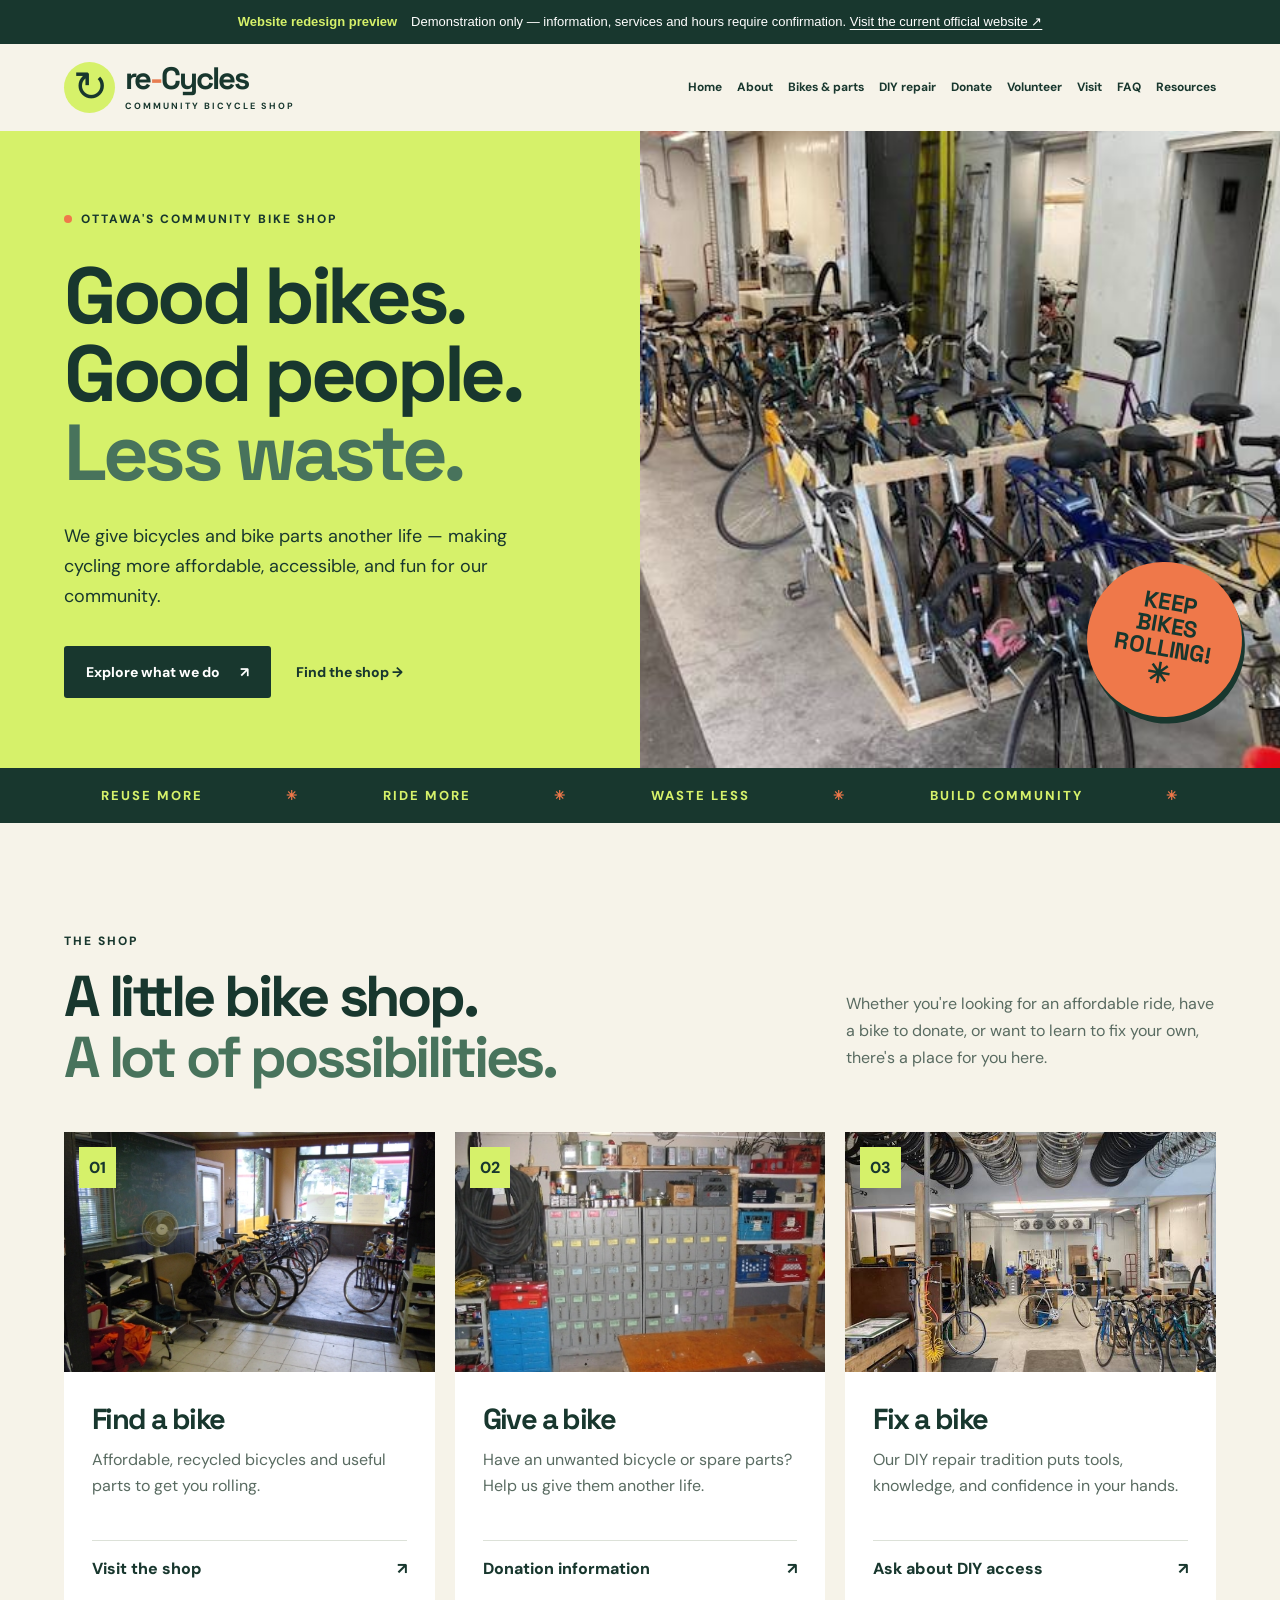
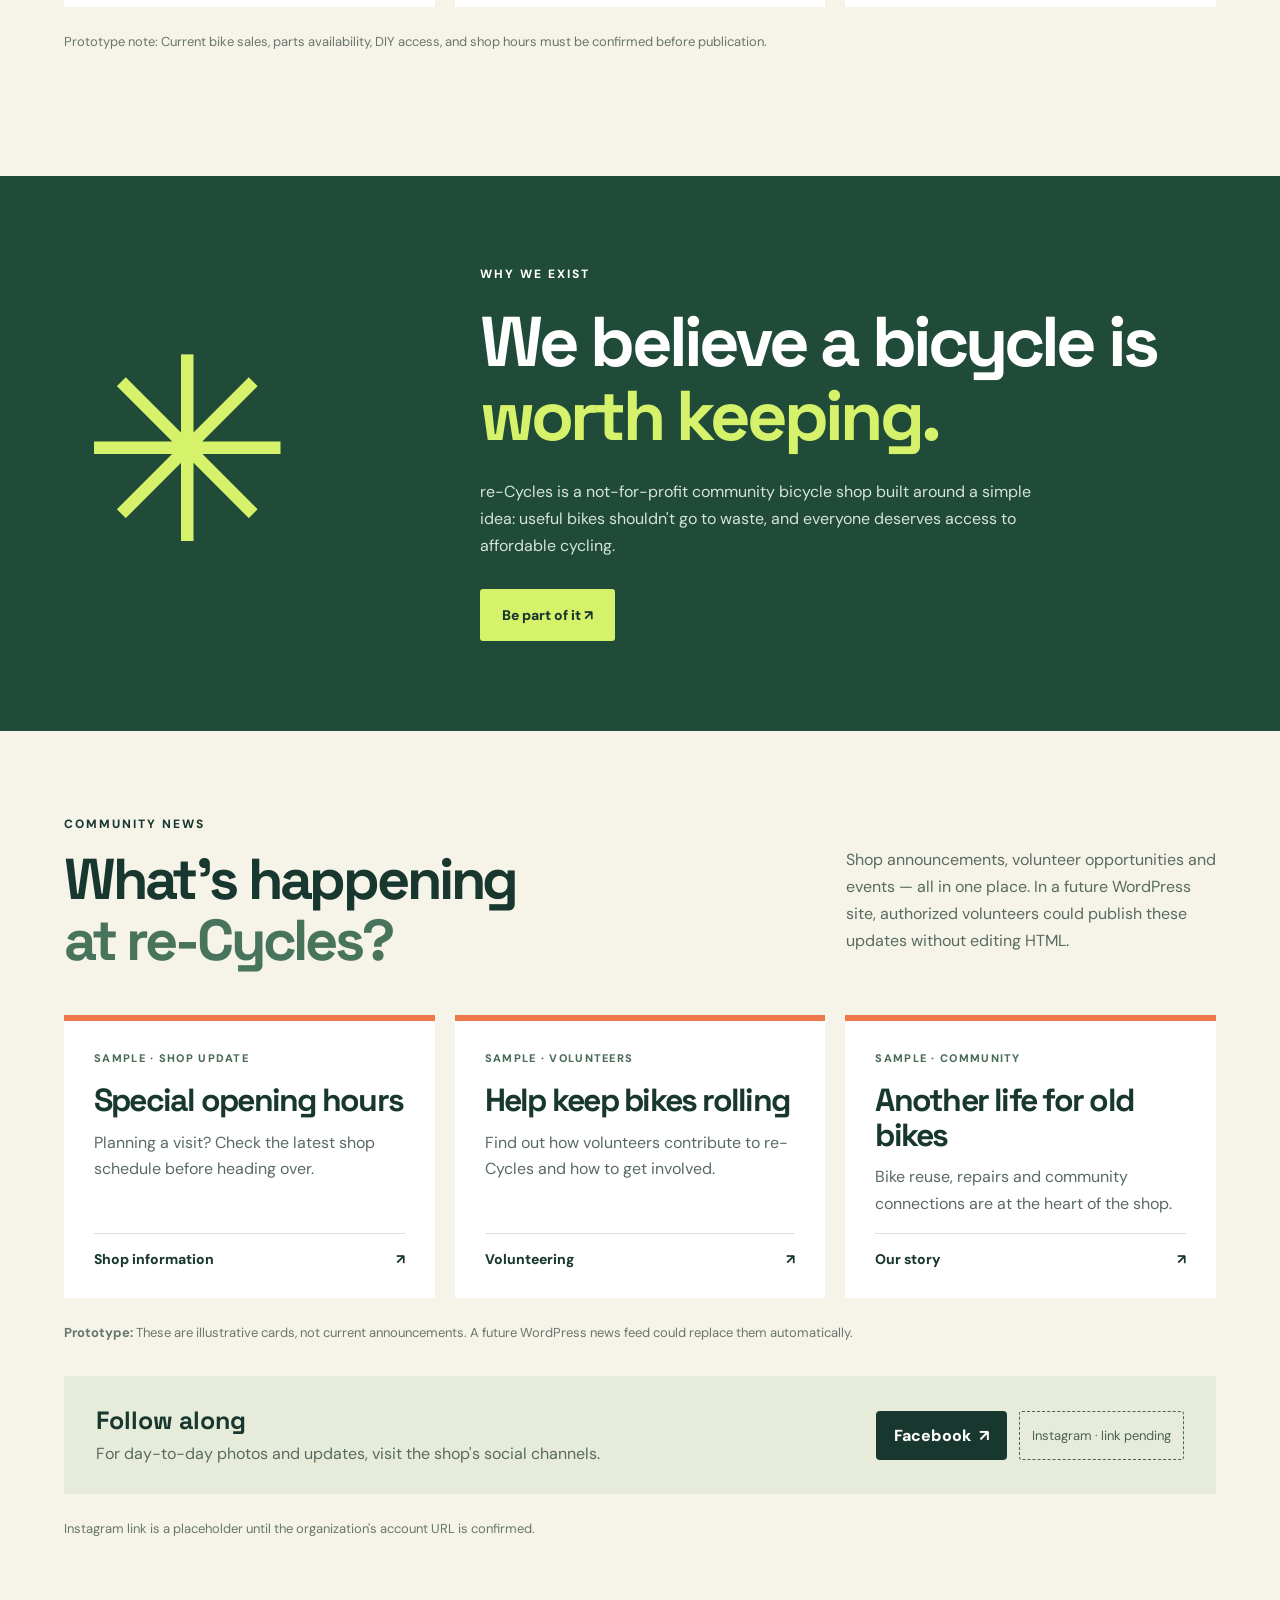
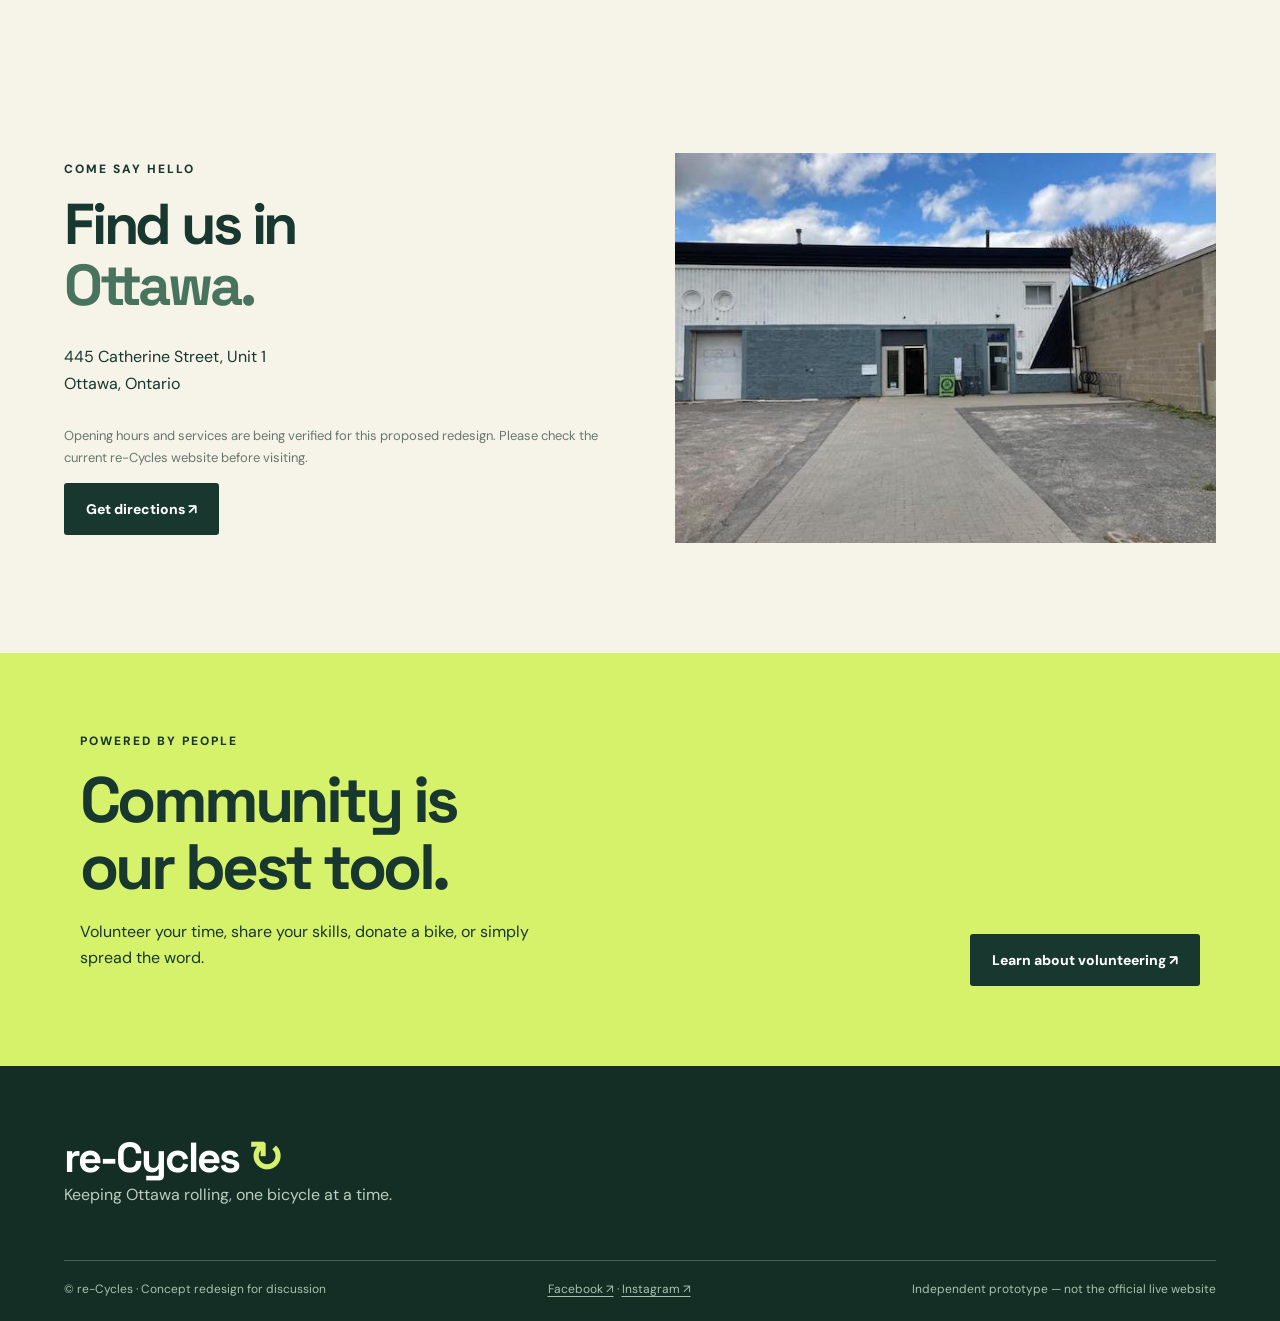
<file: index.html>
<!doctype html>
<html lang="en"><head><meta charset="utf-8"><meta name="viewport" content="width=device-width,initial-scale=1"><meta name="description" content="re-Cycles is Ottawa's community bicycle recycling and DIY repair shop."><title>re-Cycles | Community Bicycle Shop</title><link rel="stylesheet" href="style.css"></head><body>
<div class="demo-banner" role="note"><strong>Website redesign preview</strong><span>Demonstration only — information, services and hours require confirmation. <a href="https://re-cycles.ca/" target="_blank" rel="noopener noreferrer">Visit the current official website ↗</a></span></div>

<header class="site-header"><a class="brand" href="index.html"><span class="brand-icon">↻</span><span>re<span class="hyphen">-</span>Cycles<small>COMMUNITY BICYCLE SHOP</small></span></a><button class="menu-toggle" type="button" aria-expanded="false" aria-controls="main-nav">Menu ☰</button><nav id="main-nav"><a href="index.html" aria-current="page">Home</a><a href="about.html">About</a><a href="bikes.html">Bikes & parts</a><a href="diy.html">DIY repair</a><a href="donate.html">Donate</a><a href="volunteer.html">Volunteer</a><a href="visit.html">Visit</a><a href="faq.html">FAQ</a><a href="resources.html">Resources</a></nav></header>
<main><section class="mobile-actions" aria-label="Quick links"><a href="visit.html">⌖<span>Visit the shop</span></a><a href="bikes.html">🚲<span>Get a bike</span></a><a href="diy.html">🔧<span>Fix your bike</span></a><a href="donate.html">♡<span>Donate</span></a></section><section class="hero"><div class="hero-copy"><div class="eyebrow"><span class="dot"></span> OTTAWA'S COMMUNITY BIKE SHOP</div><h1>Good bikes.<br>Good people.<br><em>Less waste.</em></h1><p>We give bicycles and bike parts another life — making cycling more affordable, accessible, and fun for our community.</p><div class="hero-actions"><a class="button button-dark" href="bikes.html">Explore what we do <span>↗</span></a><a class="text-link" href="visit.html">Find the shop →</a></div></div><div class="hero-photo"><img src="images/445bikes.jpg" alt="Rows of bicycles at the re-Cycles workshop"><div class="photo-sticker">KEEP<br>BIKES<br>ROLLING! <span>✳</span></div></div></section>
<div class="ticker"><span>REUSE MORE</span><b>✳</b><span>RIDE MORE</span><b>✳</b><span>WASTE LESS</span><b>✳</b><span>BUILD COMMUNITY</span><b>✳</b></div>
<section class="section" id="what-we-do"><div class="section-top"><div><div class="eyebrow">THE SHOP</div><h2>A little bike shop.<br><em>A lot of possibilities.</em></h2></div><p>Whether you're looking for an affordable ride, have a bike to donate, or want to learn to fix your own, there's a place for you here.</p></div><div class="service-grid"><article class="service-card" id="find-bike"><div class="service-image"><img src="images/bikes.jpg" alt="Used bicycles"><span class="number">01</span></div><div class="service-body"><h3>Find a bike</h3><p>Affordable, recycled bicycles and useful parts to get you rolling.</p><a href="visit.html">Visit the shop <span>↗</span></a></div></article><article class="service-card" id="donate-bike"><div class="service-image"><img src="images/parts.jpg" alt="Reclaimed bicycle parts"><span class="number">02</span></div><div class="service-body"><h3>Give a bike</h3><p>Have an unwanted bicycle or spare parts? Help us give them another life.</p><a href="donate.html">Donation information <span>↗</span></a></div></article><article class="service-card" id="fix-bike"><div class="service-image"><img src="images/445inside1.jpg" alt="Inside the re-Cycles community bicycle workshop"><span class="number">03</span></div><div class="service-body"><h3>Fix a bike</h3><p>Our DIY repair tradition puts tools, knowledge, and confidence in your hands.</p><a href="diy.html">Ask about DIY access <span>↗</span></a></div></article></div><p class="note">Prototype note: Current bike sales, parts availability, DIY access, and shop hours must be confirmed before publication.</p></section>
<section class="mission" id="about"><div class="mission-symbol">✳</div><div><div class="eyebrow">WHY WE EXIST</div><h2>We believe a bicycle is <em>worth keeping.</em></h2><p>re-Cycles is a not-for-profit community bicycle shop built around a simple idea: useful bikes shouldn't go to waste, and everyone deserves access to affordable cycling.</p><a class="button button-light" href="volunteer.html">Be part of it ↗</a></div></section>
<section class="section news-section" id="news" aria-labelledby="news-heading"><div class="section-top"><div><div class="eyebrow">COMMUNITY NEWS</div><h2 id="news-heading">What's happening<br><em>at re-Cycles?</em></h2></div><p>Shop announcements, volunteer opportunities and events — all in one place. In a future WordPress site, authorized volunteers could publish these updates without editing HTML.</p></div><div class="news-grid"><article class="news-card"><span class="news-type">SAMPLE · SHOP UPDATE</span><h3>Special opening hours</h3><p>Planning a visit? Check the latest shop schedule before heading over.</p><a href="visit.html">Shop information <span aria-hidden="true">↗</span></a></article><article class="news-card"><span class="news-type">SAMPLE · VOLUNTEERS</span><h3>Help keep bikes rolling</h3><p>Find out how volunteers contribute to re-Cycles and how to get involved.</p><a href="volunteer.html">Volunteering <span aria-hidden="true">↗</span></a></article><article class="news-card"><span class="news-type">SAMPLE · COMMUNITY</span><h3>Another life for old bikes</h3><p>Bike reuse, repairs and community connections are at the heart of the shop.</p><a href="about.html">Our story <span aria-hidden="true">↗</span></a></article></div><p class="note"><strong>Prototype:</strong> These are illustrative cards, not current announcements. A future WordPress news feed could replace them automatically.</p><div class="social-strip"><div><strong>Follow along</strong><p>For day-to-day photos and updates, visit the shop's social channels.</p></div><div class="social-links"><a href="https://www.facebook.com/reCyclesBicycleShop" target="_blank" rel="noopener noreferrer">Facebook <span aria-hidden="true">↗</span></a><span class="social-pending" title="Official account link to be confirmed">Instagram · link pending</span></div></div><p class="note">Instagram link is a placeholder until the organization's account URL is confirmed.</p></section>
<section class="section lower" id="visit"><div><div class="eyebrow">COME SAY HELLO</div><h2>Find us in<br><em>Ottawa.</em></h2><p>445 Catherine Street, Unit 1<br>Ottawa, Ontario</p><p class="note">Opening hours and services are being verified for this proposed redesign. Please check the current re-Cycles website before visiting.</p><a class="button button-dark" href="https://www.google.com/maps/search/?api=1&query=445+Catherine+Street+Ottawa" target="_blank" rel="noopener">Get directions ↗</a></div><img src="images/445outside.jpg" alt="Exterior of the re-Cycles shop at 445 Catherine Street"></section>
<section class="join" id="get-involved"><div><div class="eyebrow">POWERED BY PEOPLE</div><h2>Community is<br>our best tool.</h2><p>Volunteer your time, share your skills, donate a bike, or simply spread the word.</p></div><a class="button button-dark" href="volunteer.html">Learn about volunteering ↗</a></section></main>
<footer><div class="footer-brand">re-Cycles <span>↻</span></div><p>Keeping Ottawa rolling, one bicycle at a time.</p><div class="footer-bottom"><span>© re-Cycles · Concept redesign for discussion</span><span><a href="https://www.facebook.com/reCyclesBicycleShop" target="_blank" rel="noopener noreferrer">Facebook ↗</a> · <a href="https://www.instagram.com/" target="_blank" rel="noopener noreferrer" title="Instagram address to be confirmed">Instagram ↗</a></span><span>Independent prototype — not the official live website</span></div></footer>
<script>const toggle=document.querySelector('.menu-toggle'),nav=document.querySelector('#main-nav');toggle.addEventListener('click',()=>{const open=toggle.getAttribute('aria-expanded')==='true';toggle.setAttribute('aria-expanded',String(!open));nav.classList.toggle('open',!open)});nav.querySelectorAll('a').forEach(a=>a.addEventListener('click',()=>{nav.classList.remove('open');toggle.setAttribute('aria-expanded','false')}));</script></body></html>
</file>
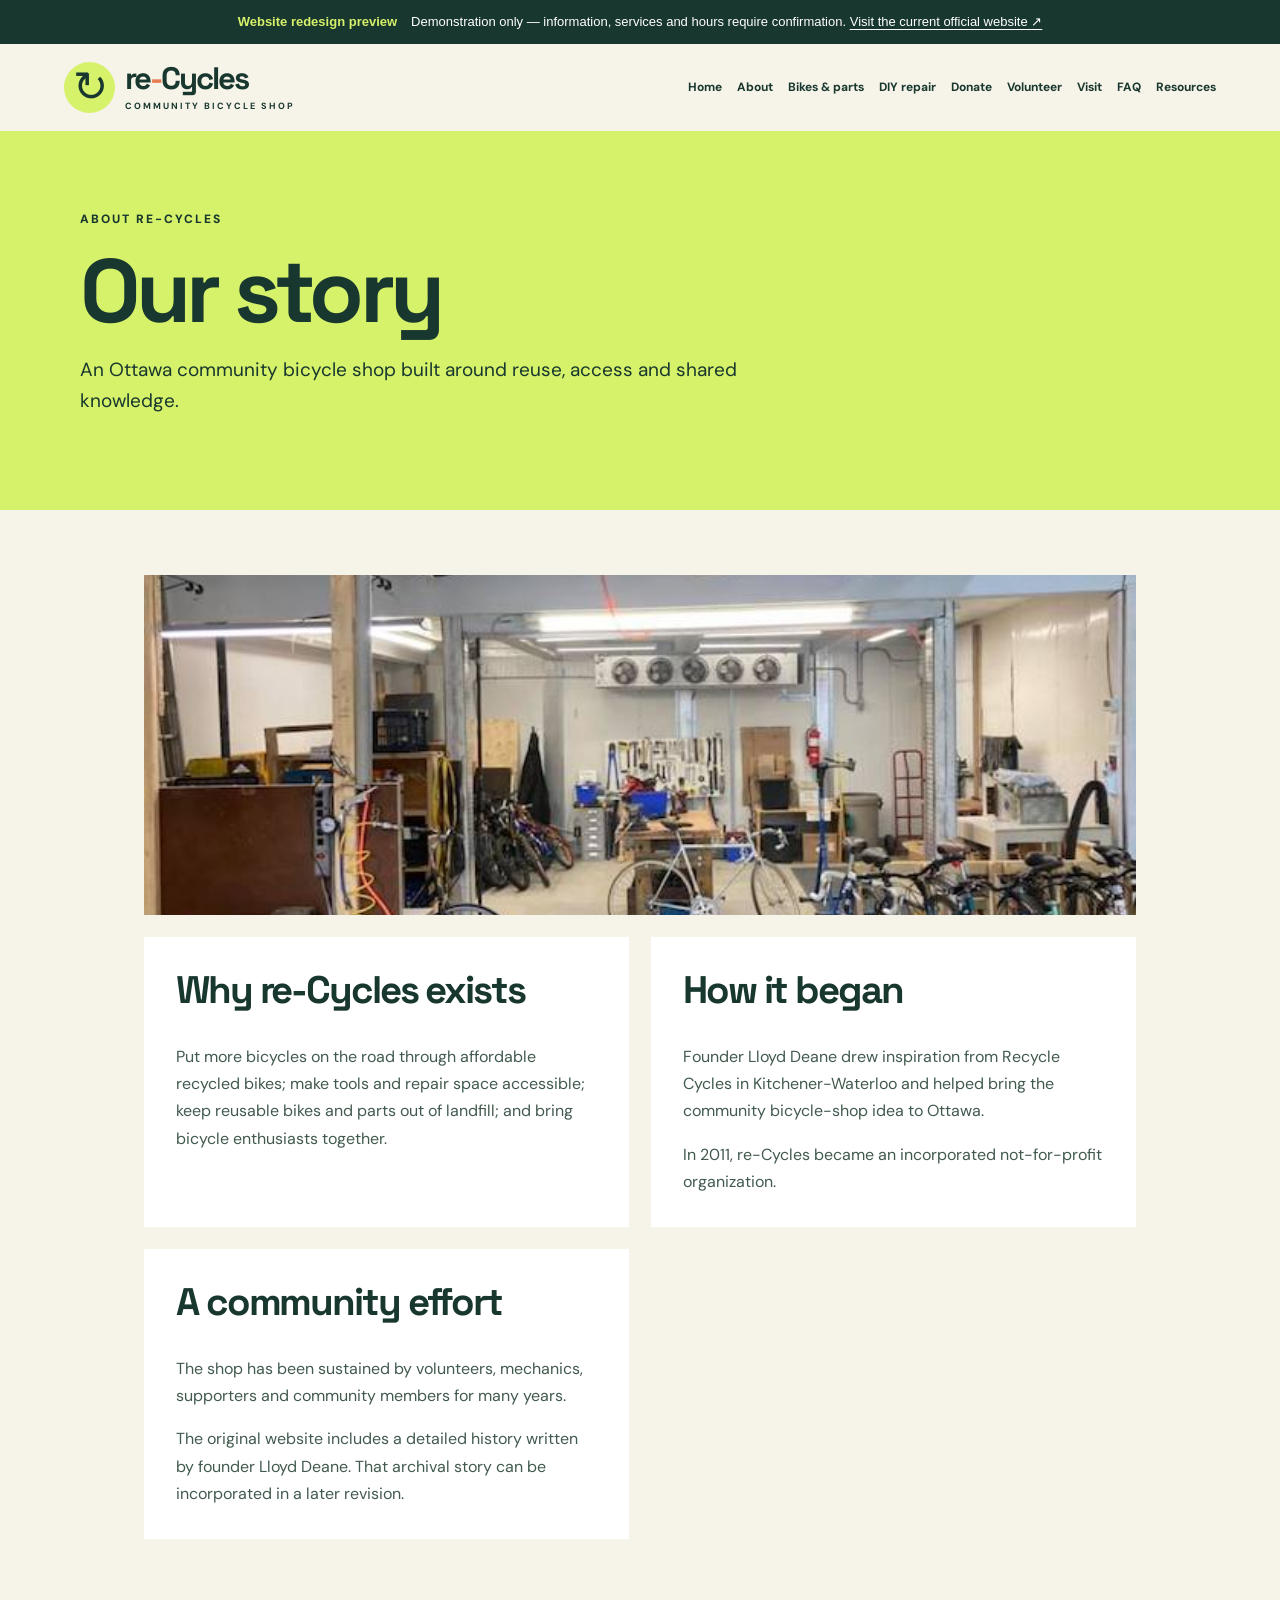
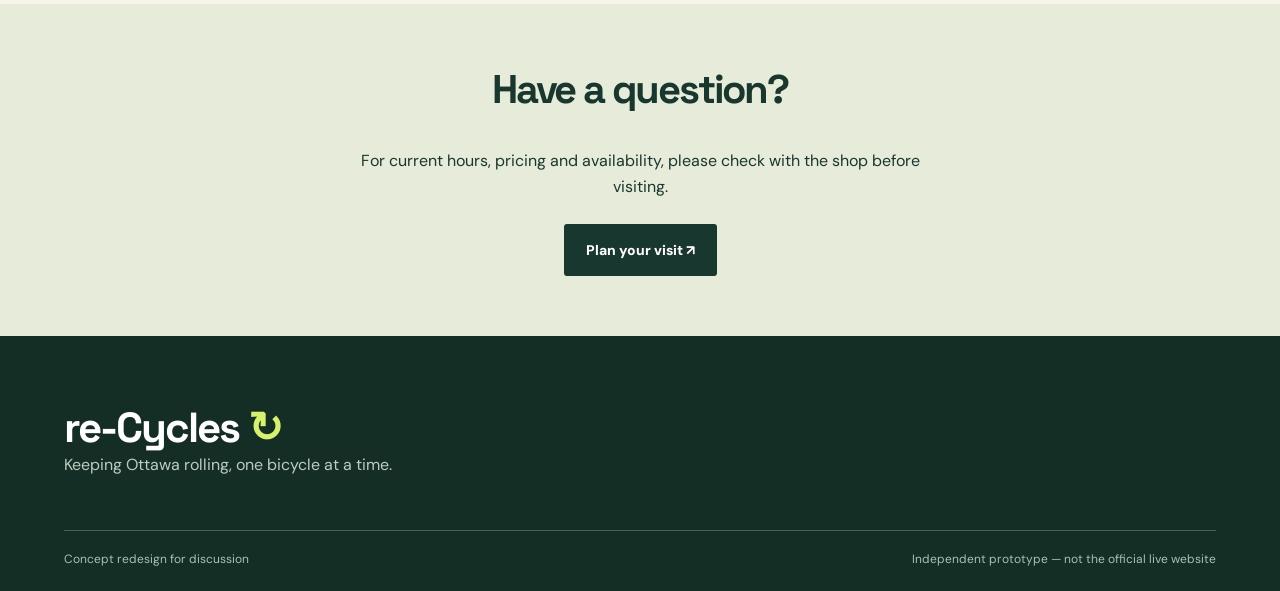
<file: about.html>
<!doctype html><html lang="en"><head><meta charset="utf-8"><meta name="viewport" content="width=device-width,initial-scale=1"><title>Our story | re-Cycles</title><link rel="stylesheet" href="style.css"></head><body>
<div class="demo-banner" role="note"><strong>Website redesign preview</strong><span>Demonstration only — information, services and hours require confirmation. <a href="https://re-cycles.ca/" target="_blank" rel="noopener noreferrer">Visit the current official website ↗</a></span></div>
<header class="site-header"><a class="brand" href="index.html"><span class="brand-icon">↻</span><span>re<span class="hyphen">-</span>Cycles<small>COMMUNITY BICYCLE SHOP</small></span></a><button class="menu-toggle" type="button" aria-expanded="false" aria-controls="main-nav">Menu ☰</button><nav id="main-nav"><a href="index.html">Home</a><a href="about.html" aria-current="page">About</a><a href="bikes.html">Bikes & parts</a><a href="diy.html">DIY repair</a><a href="donate.html">Donate</a><a href="volunteer.html">Volunteer</a><a href="visit.html">Visit</a><a href="faq.html">FAQ</a><a href="resources.html">Resources</a></nav></header><section class="mobile-actions" aria-label="Quick links"><a href="visit.html">⌖<span>Visit the shop</span></a><a href="bikes.html">🚲<span>Get a bike</span></a><a href="diy.html">🔧<span>Fix your bike</span></a><a href="donate.html">♡<span>Donate</span></a></section><main><section class="sub-hero"><div class="eyebrow">ABOUT RE-CYCLES</div><h1>Our story</h1><p>An Ottawa community bicycle shop built around reuse, access and shared knowledge.</p></section><section class="sub-content"><img class="sub-photo" src="images/445inside1.jpg" alt="re-Cycles community bicycle shop"><article class="info-panel"><h2>Why re-Cycles exists</h2><p>Put more bicycles on the road through affordable recycled bikes; make tools and repair space accessible; keep reusable bikes and parts out of landfill; and bring bicycle enthusiasts together.</p></article><article class="info-panel"><h2>How it began</h2><p>Founder Lloyd Deane drew inspiration from Recycle Cycles in Kitchener-Waterloo and helped bring the community bicycle-shop idea to Ottawa.</p><p>In 2011, re-Cycles became an incorporated not-for-profit organization.</p></article><article class="info-panel"><h2>A community effort</h2><p>The shop has been sustained by volunteers, mechanics, supporters and community members for many years.</p><p>The original website includes a detailed history written by founder Lloyd Deane. That archival story can be incorporated in a later revision.</p></article></section><section class="sub-end"><h2>Have a question?</h2><p>For current hours, pricing and availability, please check with the shop before visiting.</p><a class="button button-dark" href="visit.html">Plan your visit ↗</a></section></main><footer><div class="footer-brand">re-Cycles <span>↻</span></div><p>Keeping Ottawa rolling, one bicycle at a time.</p><div class="footer-bottom"><span>Concept redesign for discussion</span><span>Independent prototype — not the official live website</span></div></footer><script>const toggle=document.querySelector('.menu-toggle'),nav=document.querySelector('#main-nav');toggle.addEventListener('click',()=>{const open=toggle.getAttribute('aria-expanded')==='true';toggle.setAttribute('aria-expanded',String(!open));nav.classList.toggle('open',!open)});nav.querySelectorAll('a').forEach(a=>a.addEventListener('click',()=>{nav.classList.remove('open');toggle.setAttribute('aria-expanded','false')}));</script></body></html>
</file>
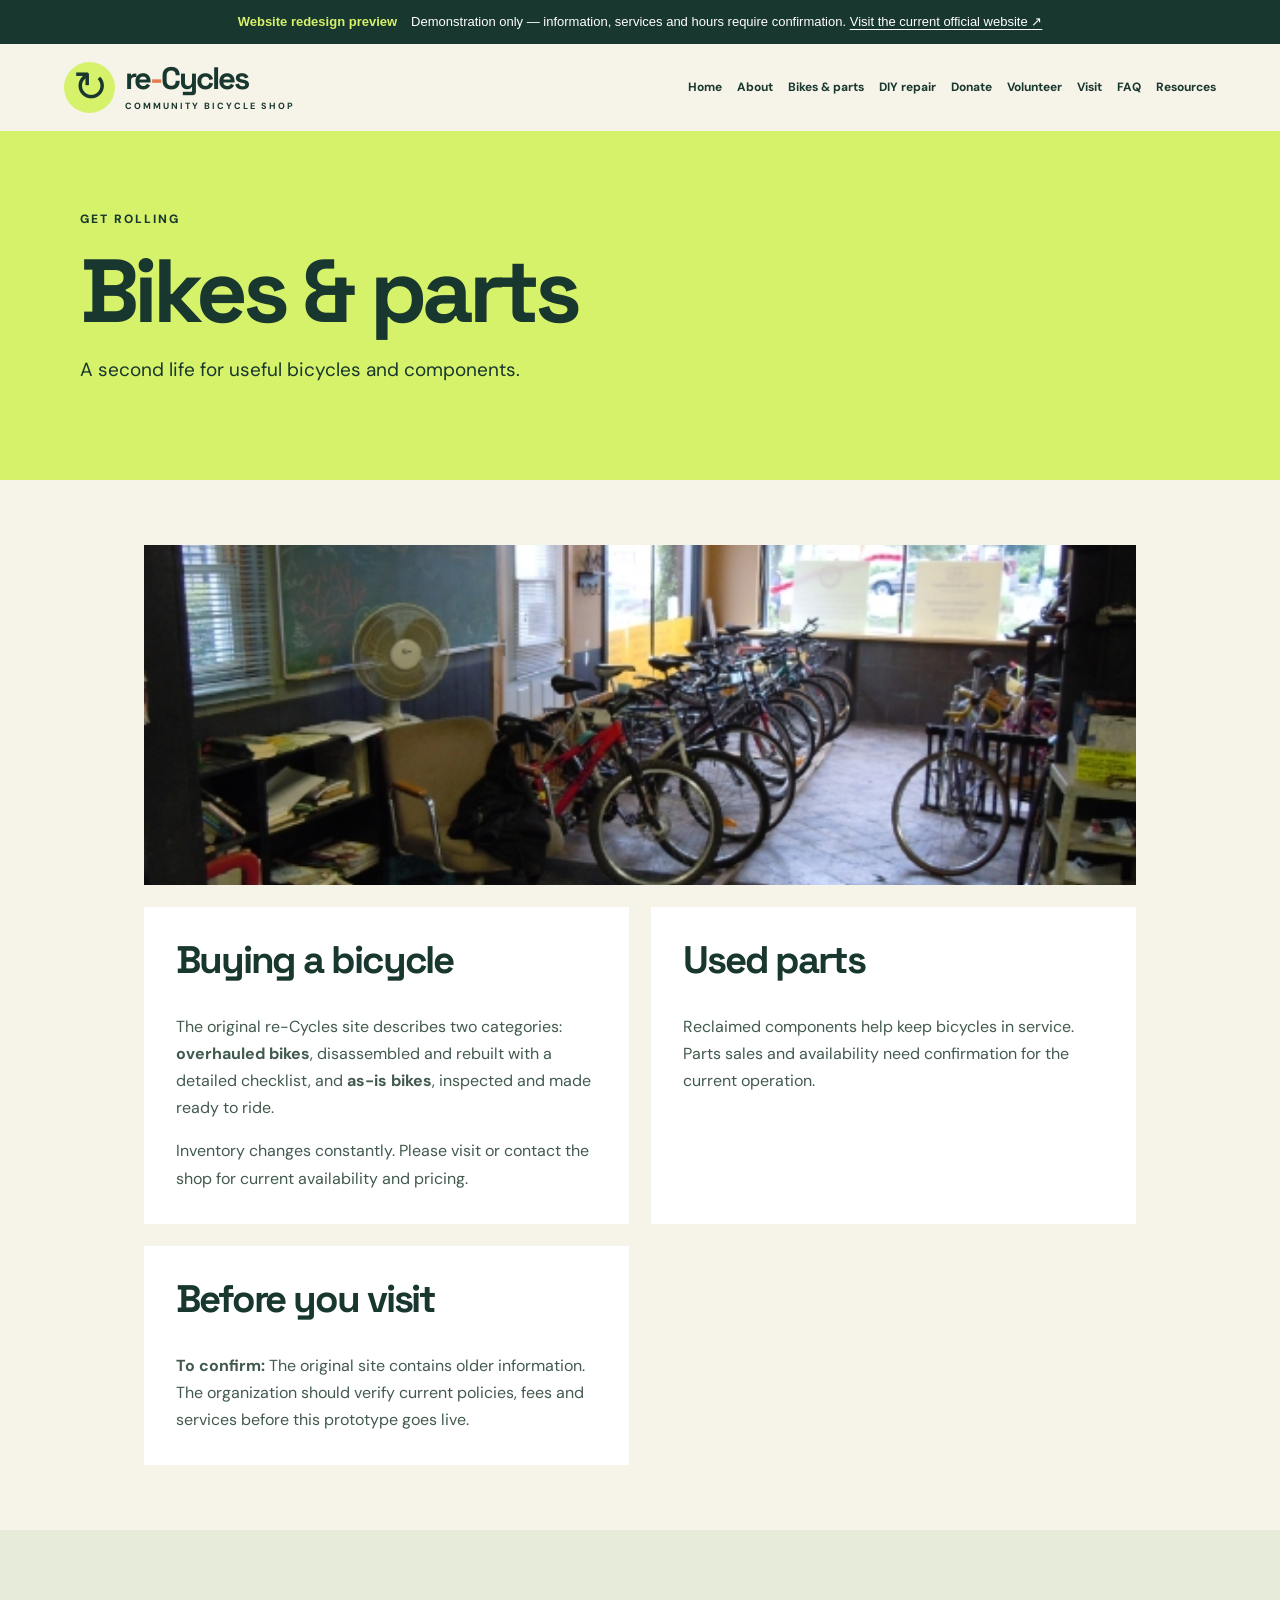
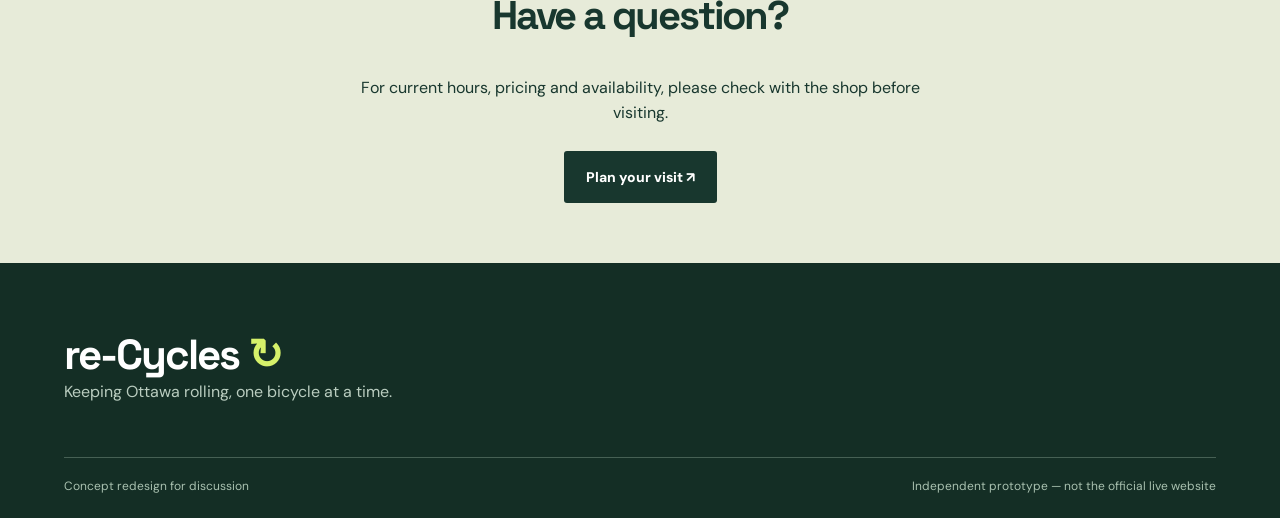
<file: bikes.html>
<!doctype html><html lang="en"><head><meta charset="utf-8"><meta name="viewport" content="width=device-width,initial-scale=1"><title>Bikes &amp; parts | re-Cycles</title><link rel="stylesheet" href="style.css"></head><body>
<div class="demo-banner" role="note"><strong>Website redesign preview</strong><span>Demonstration only — information, services and hours require confirmation. <a href="https://re-cycles.ca/" target="_blank" rel="noopener noreferrer">Visit the current official website ↗</a></span></div>
<header class="site-header"><a class="brand" href="index.html"><span class="brand-icon">↻</span><span>re<span class="hyphen">-</span>Cycles<small>COMMUNITY BICYCLE SHOP</small></span></a><button class="menu-toggle" type="button" aria-expanded="false" aria-controls="main-nav">Menu ☰</button><nav id="main-nav"><a href="index.html">Home</a><a href="about.html">About</a><a href="bikes.html" aria-current="page">Bikes & parts</a><a href="diy.html">DIY repair</a><a href="donate.html">Donate</a><a href="volunteer.html">Volunteer</a><a href="visit.html">Visit</a><a href="faq.html">FAQ</a><a href="resources.html">Resources</a></nav></header><section class="mobile-actions" aria-label="Quick links"><a href="visit.html">⌖<span>Visit the shop</span></a><a href="bikes.html" aria-current="page">🚲<span>Get a bike</span></a><a href="diy.html">🔧<span>Fix your bike</span></a><a href="donate.html">♡<span>Donate</span></a></section><main><section class="sub-hero"><div class="eyebrow">GET ROLLING</div><h1>Bikes &amp; parts</h1><p>A second life for useful bicycles and components.</p></section><section class="sub-content"><img class="sub-photo" src="images/bikes.jpg" alt="re-Cycles community bicycle shop"><article class="info-panel"><h2>Buying a bicycle</h2><p>The original re-Cycles site describes two categories: <strong>overhauled bikes</strong>, disassembled and rebuilt with a detailed checklist, and <strong>as-is bikes</strong>, inspected and made ready to ride.</p><p>Inventory changes constantly. Please visit or contact the shop for current availability and pricing.</p></article><article class="info-panel"><h2>Used parts</h2><p>Reclaimed components help keep bicycles in service. Parts sales and availability need confirmation for the current operation.</p></article><article class="info-panel"><h2>Before you visit</h2><p><strong>To confirm:</strong> The original site contains older information. The organization should verify current policies, fees and services before this prototype goes live.</p></article></section><section class="sub-end"><h2>Have a question?</h2><p>For current hours, pricing and availability, please check with the shop before visiting.</p><a class="button button-dark" href="visit.html">Plan your visit ↗</a></section></main><footer><div class="footer-brand">re-Cycles <span>↻</span></div><p>Keeping Ottawa rolling, one bicycle at a time.</p><div class="footer-bottom"><span>Concept redesign for discussion</span><span>Independent prototype — not the official live website</span></div></footer><script>const toggle=document.querySelector('.menu-toggle'),nav=document.querySelector('#main-nav');toggle.addEventListener('click',()=>{const open=toggle.getAttribute('aria-expanded')==='true';toggle.setAttribute('aria-expanded',String(!open));nav.classList.toggle('open',!open)});nav.querySelectorAll('a').forEach(a=>a.addEventListener('click',()=>{nav.classList.remove('open');toggle.setAttribute('aria-expanded','false')}));</script></body></html>
</file>
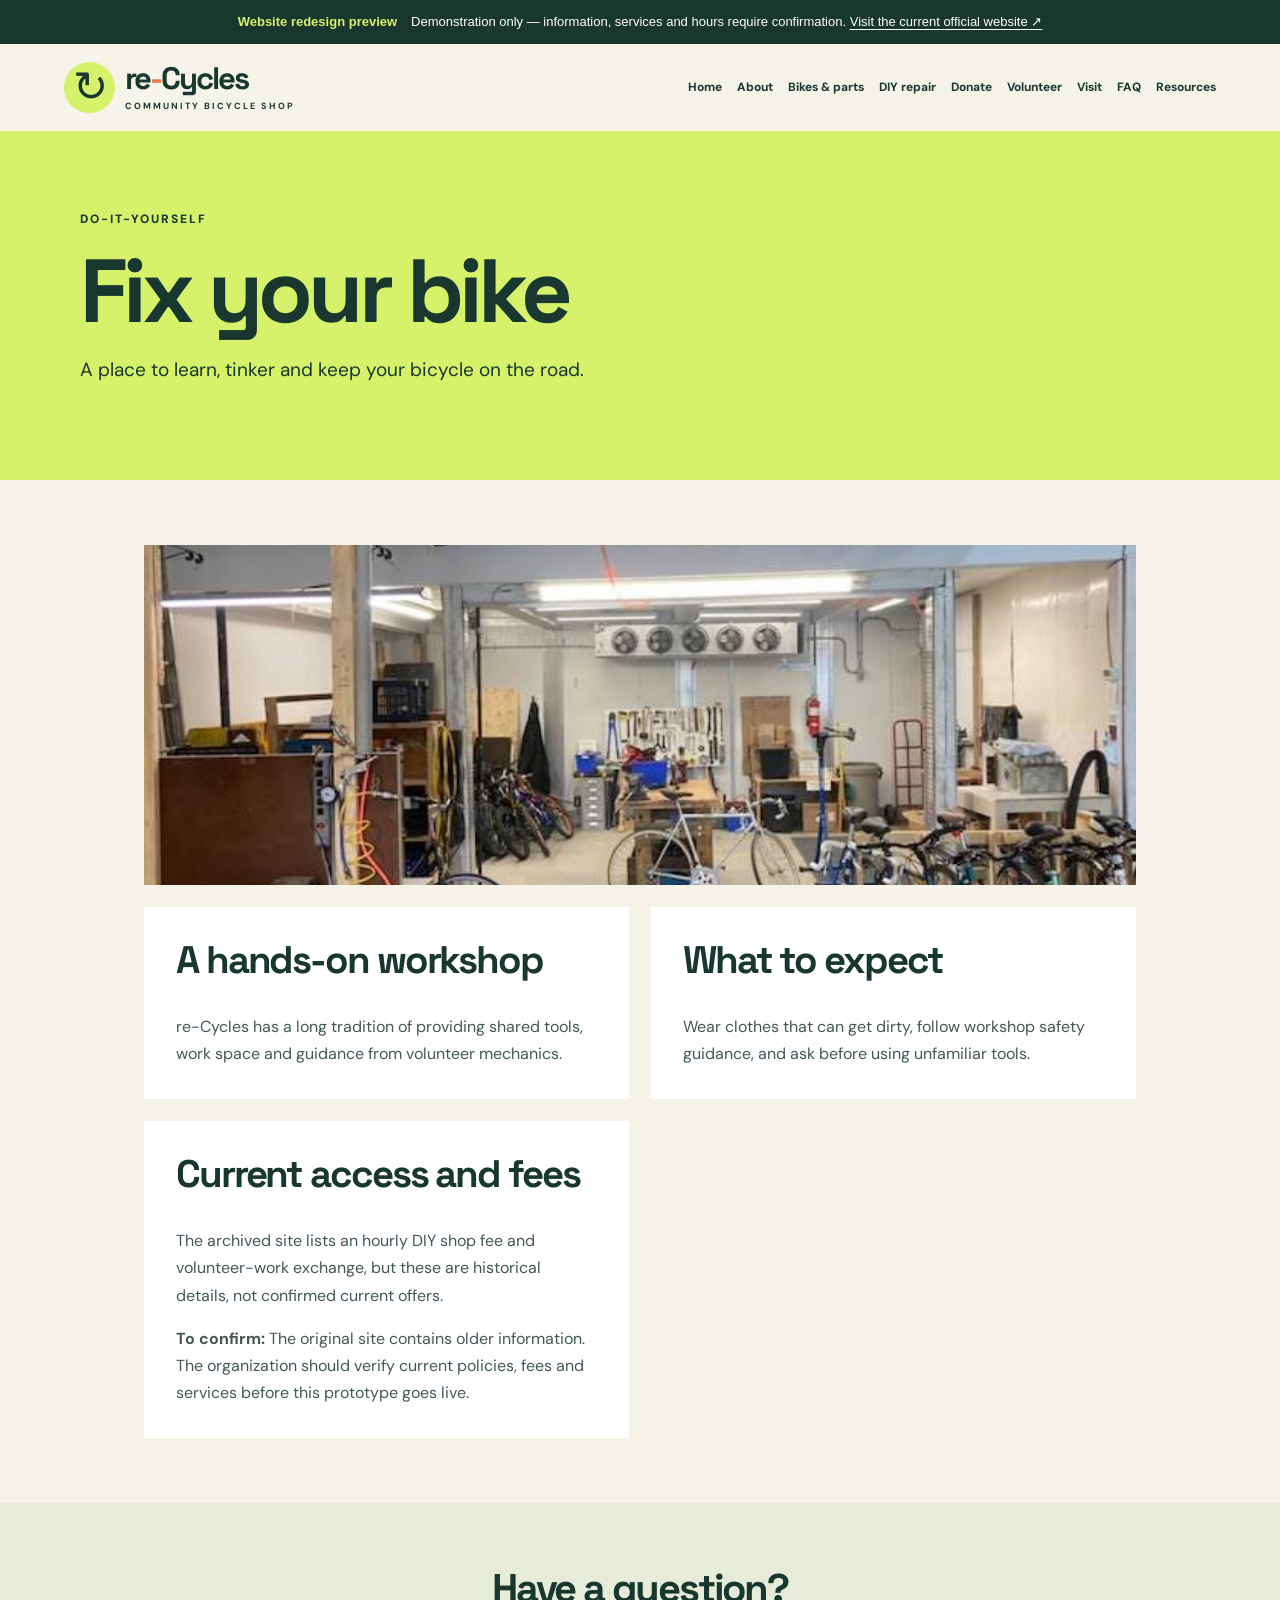
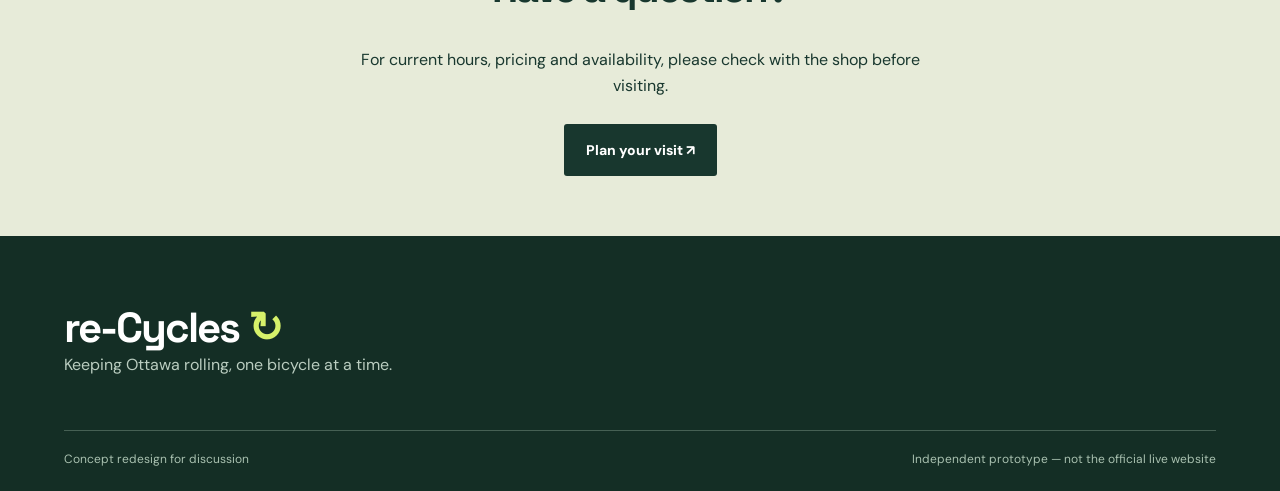
<file: diy.html>
<!doctype html><html lang="en"><head><meta charset="utf-8"><meta name="viewport" content="width=device-width,initial-scale=1"><title>Fix your bike | re-Cycles</title><link rel="stylesheet" href="style.css"></head><body>
<div class="demo-banner" role="note"><strong>Website redesign preview</strong><span>Demonstration only — information, services and hours require confirmation. <a href="https://re-cycles.ca/" target="_blank" rel="noopener noreferrer">Visit the current official website ↗</a></span></div>
<header class="site-header"><a class="brand" href="index.html"><span class="brand-icon">↻</span><span>re<span class="hyphen">-</span>Cycles<small>COMMUNITY BICYCLE SHOP</small></span></a><button class="menu-toggle" type="button" aria-expanded="false" aria-controls="main-nav">Menu ☰</button><nav id="main-nav"><a href="index.html">Home</a><a href="about.html">About</a><a href="bikes.html">Bikes & parts</a><a href="diy.html" aria-current="page">DIY repair</a><a href="donate.html">Donate</a><a href="volunteer.html">Volunteer</a><a href="visit.html">Visit</a><a href="faq.html">FAQ</a><a href="resources.html">Resources</a></nav></header><section class="mobile-actions" aria-label="Quick links"><a href="visit.html">⌖<span>Visit the shop</span></a><a href="bikes.html">🚲<span>Get a bike</span></a><a href="diy.html" aria-current="page">🔧<span>Fix your bike</span></a><a href="donate.html">♡<span>Donate</span></a></section><main><section class="sub-hero"><div class="eyebrow">DO-IT-YOURSELF</div><h1>Fix your bike</h1><p>A place to learn, tinker and keep your bicycle on the road.</p></section><section class="sub-content"><img class="sub-photo" src="images/445inside1.jpg" alt="re-Cycles community bicycle shop"><article class="info-panel"><h2>A hands-on workshop</h2><p>re-Cycles has a long tradition of providing shared tools, work space and guidance from volunteer mechanics.</p></article><article class="info-panel"><h2>What to expect</h2><p>Wear clothes that can get dirty, follow workshop safety guidance, and ask before using unfamiliar tools.</p></article><article class="info-panel"><h2>Current access and fees</h2><p>The archived site lists an hourly DIY shop fee and volunteer-work exchange, but these are historical details, not confirmed current offers.</p><p><strong>To confirm:</strong> The original site contains older information. The organization should verify current policies, fees and services before this prototype goes live.</p></article></section><section class="sub-end"><h2>Have a question?</h2><p>For current hours, pricing and availability, please check with the shop before visiting.</p><a class="button button-dark" href="visit.html">Plan your visit ↗</a></section></main><footer><div class="footer-brand">re-Cycles <span>↻</span></div><p>Keeping Ottawa rolling, one bicycle at a time.</p><div class="footer-bottom"><span>Concept redesign for discussion</span><span>Independent prototype — not the official live website</span></div></footer><script>const toggle=document.querySelector('.menu-toggle'),nav=document.querySelector('#main-nav');toggle.addEventListener('click',()=>{const open=toggle.getAttribute('aria-expanded')==='true';toggle.setAttribute('aria-expanded',String(!open));nav.classList.toggle('open',!open)});nav.querySelectorAll('a').forEach(a=>a.addEventListener('click',()=>{nav.classList.remove('open');toggle.setAttribute('aria-expanded','false')}));</script></body></html>
</file>
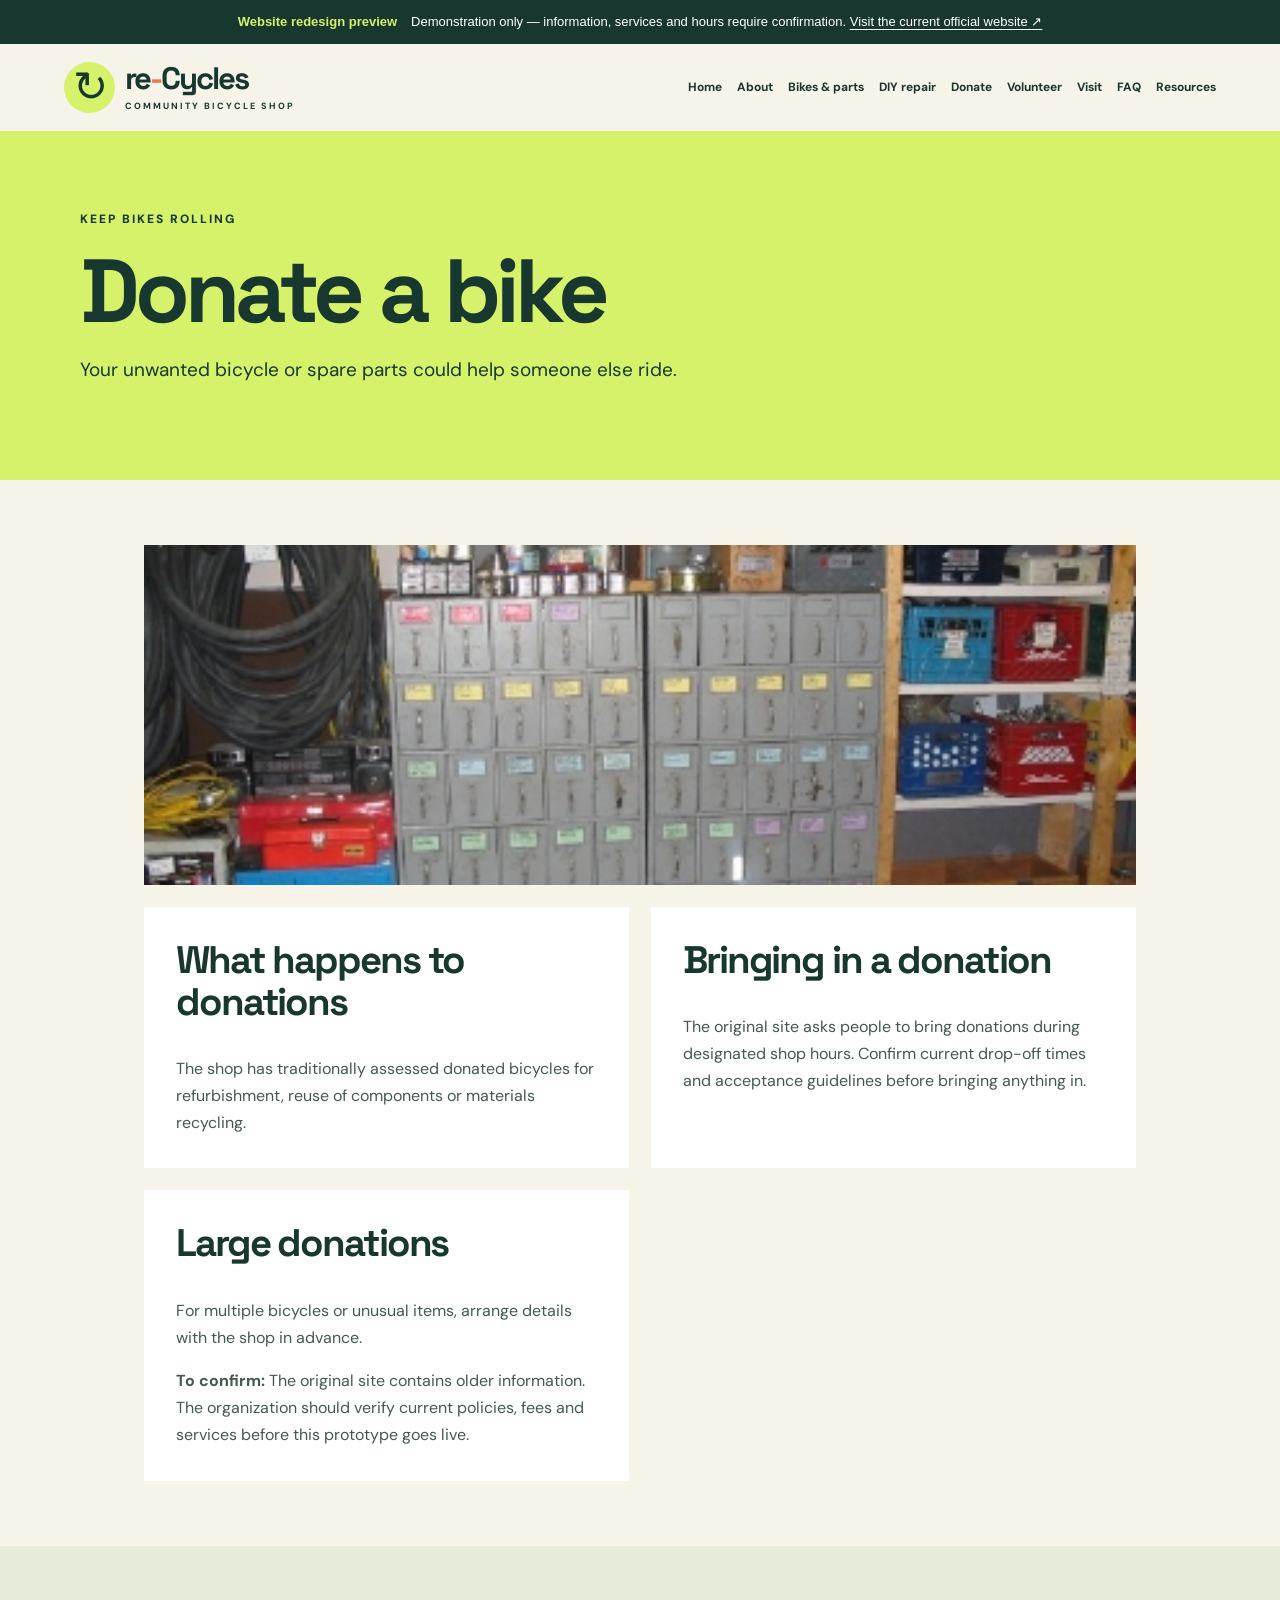
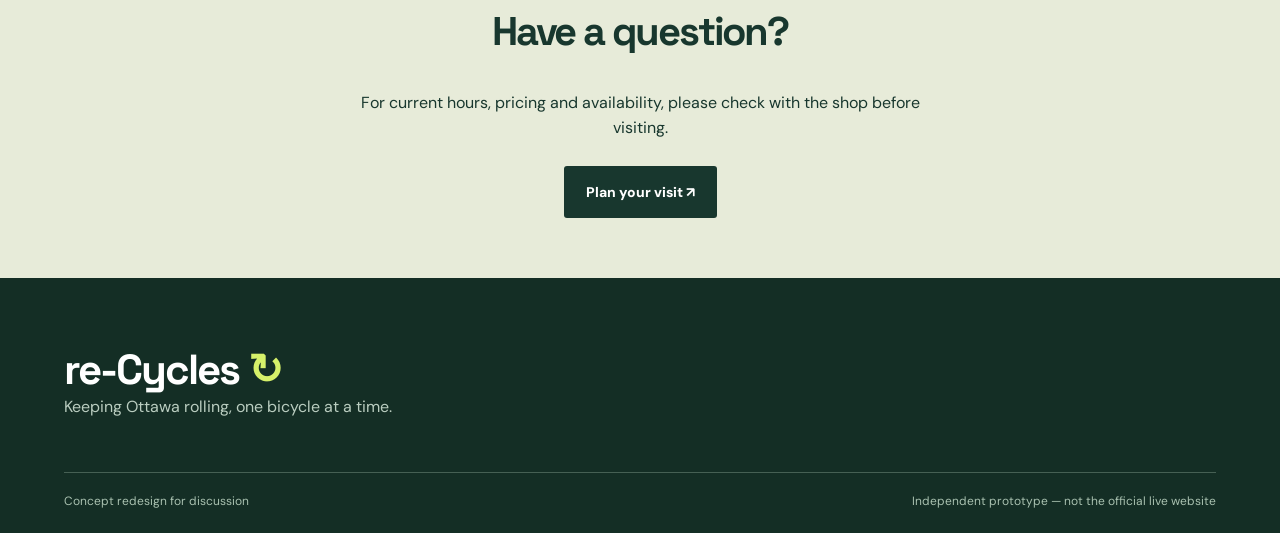
<file: donate.html>
<!doctype html><html lang="en"><head><meta charset="utf-8"><meta name="viewport" content="width=device-width,initial-scale=1"><title>Donate a bike | re-Cycles</title><link rel="stylesheet" href="style.css"></head><body>
<div class="demo-banner" role="note"><strong>Website redesign preview</strong><span>Demonstration only — information, services and hours require confirmation. <a href="https://re-cycles.ca/" target="_blank" rel="noopener noreferrer">Visit the current official website ↗</a></span></div>
<header class="site-header"><a class="brand" href="index.html"><span class="brand-icon">↻</span><span>re<span class="hyphen">-</span>Cycles<small>COMMUNITY BICYCLE SHOP</small></span></a><button class="menu-toggle" type="button" aria-expanded="false" aria-controls="main-nav">Menu ☰</button><nav id="main-nav"><a href="index.html">Home</a><a href="about.html">About</a><a href="bikes.html">Bikes & parts</a><a href="diy.html">DIY repair</a><a href="donate.html" aria-current="page">Donate</a><a href="volunteer.html">Volunteer</a><a href="visit.html">Visit</a><a href="faq.html">FAQ</a><a href="resources.html">Resources</a></nav></header><section class="mobile-actions" aria-label="Quick links"><a href="visit.html">⌖<span>Visit the shop</span></a><a href="bikes.html">🚲<span>Get a bike</span></a><a href="diy.html">🔧<span>Fix your bike</span></a><a href="donate.html" aria-current="page">♡<span>Donate</span></a></section><main><section class="sub-hero"><div class="eyebrow">KEEP BIKES ROLLING</div><h1>Donate a bike</h1><p>Your unwanted bicycle or spare parts could help someone else ride.</p></section><section class="sub-content"><img class="sub-photo" src="images/parts.jpg" alt="re-Cycles community bicycle shop"><article class="info-panel"><h2>What happens to donations</h2><p>The shop has traditionally assessed donated bicycles for refurbishment, reuse of components or materials recycling.</p></article><article class="info-panel"><h2>Bringing in a donation</h2><p>The original site asks people to bring donations during designated shop hours. Confirm current drop-off times and acceptance guidelines before bringing anything in.</p></article><article class="info-panel"><h2>Large donations</h2><p>For multiple bicycles or unusual items, arrange details with the shop in advance.</p><p><strong>To confirm:</strong> The original site contains older information. The organization should verify current policies, fees and services before this prototype goes live.</p></article></section><section class="sub-end"><h2>Have a question?</h2><p>For current hours, pricing and availability, please check with the shop before visiting.</p><a class="button button-dark" href="visit.html">Plan your visit ↗</a></section></main><footer><div class="footer-brand">re-Cycles <span>↻</span></div><p>Keeping Ottawa rolling, one bicycle at a time.</p><div class="footer-bottom"><span>Concept redesign for discussion</span><span>Independent prototype — not the official live website</span></div></footer><script>const toggle=document.querySelector('.menu-toggle'),nav=document.querySelector('#main-nav');toggle.addEventListener('click',()=>{const open=toggle.getAttribute('aria-expanded')==='true';toggle.setAttribute('aria-expanded',String(!open));nav.classList.toggle('open',!open)});nav.querySelectorAll('a').forEach(a=>a.addEventListener('click',()=>{nav.classList.remove('open');toggle.setAttribute('aria-expanded','false')}));</script></body></html>
</file>
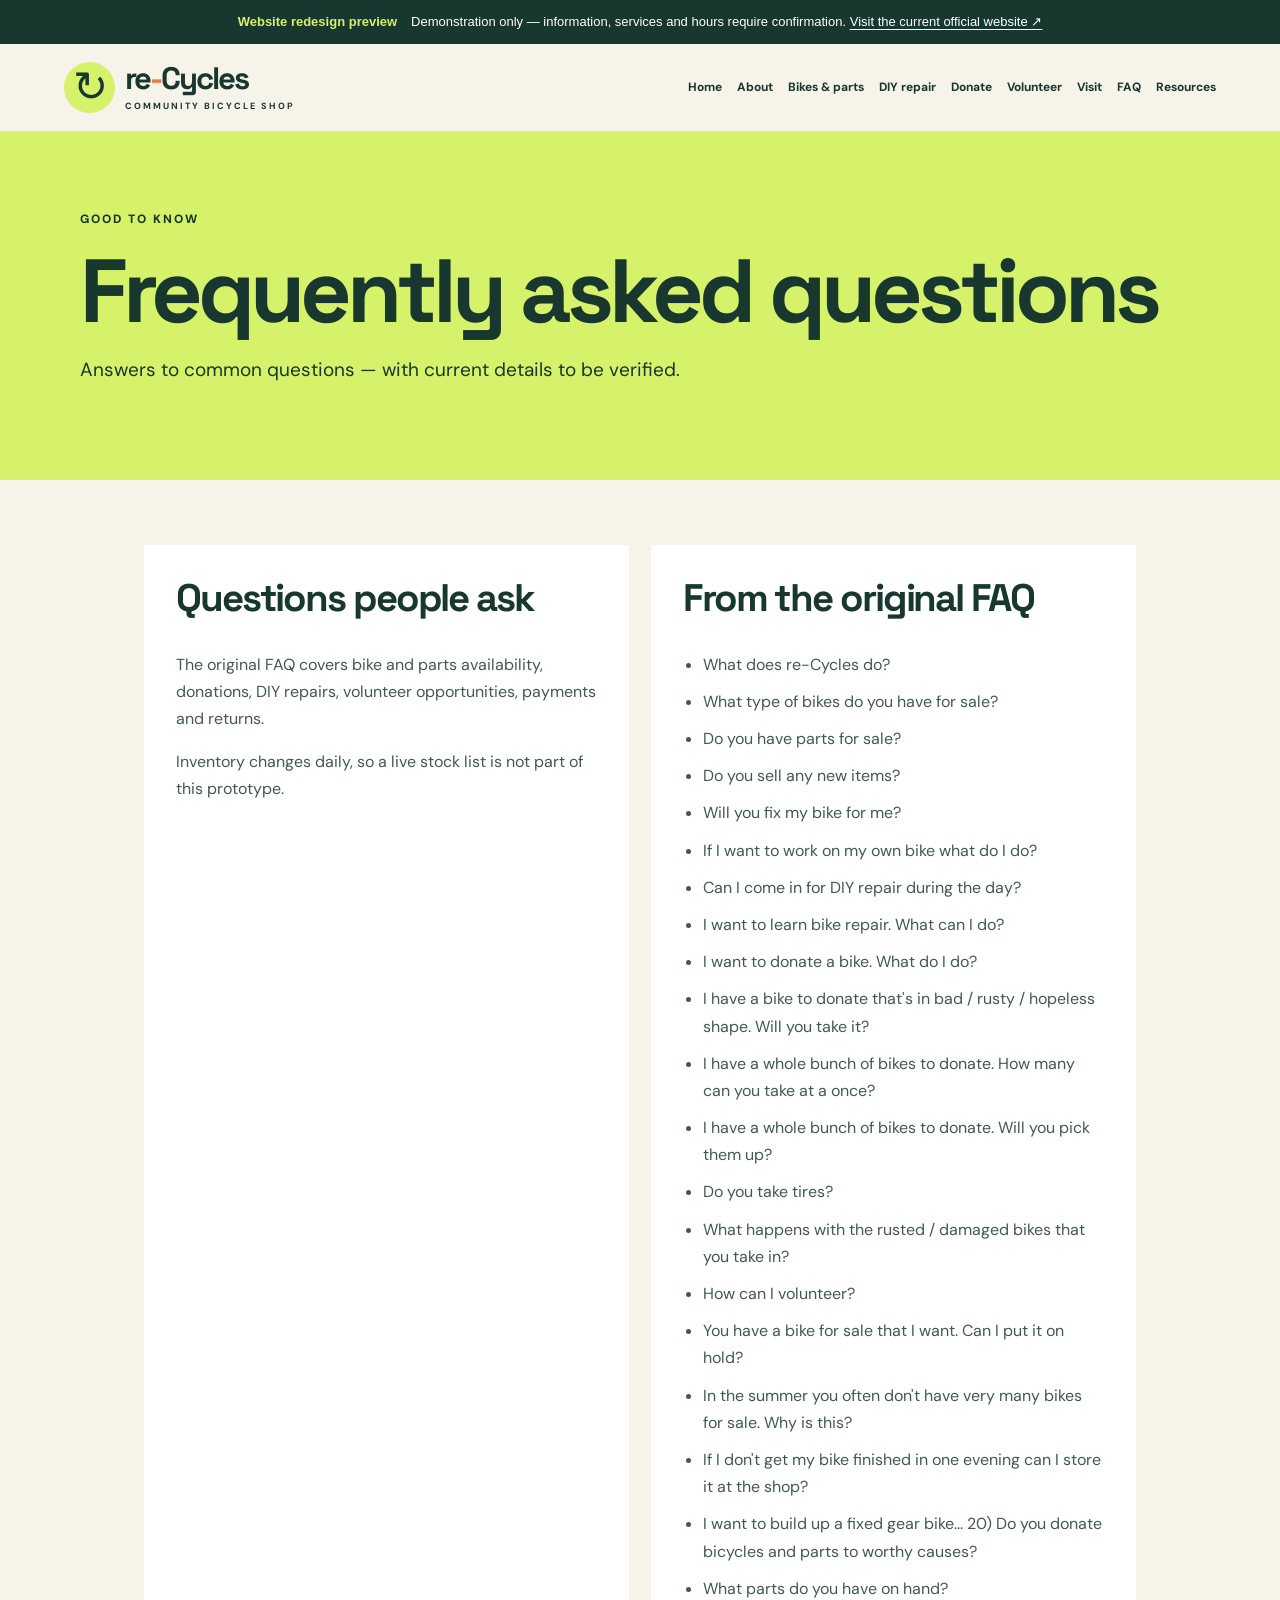
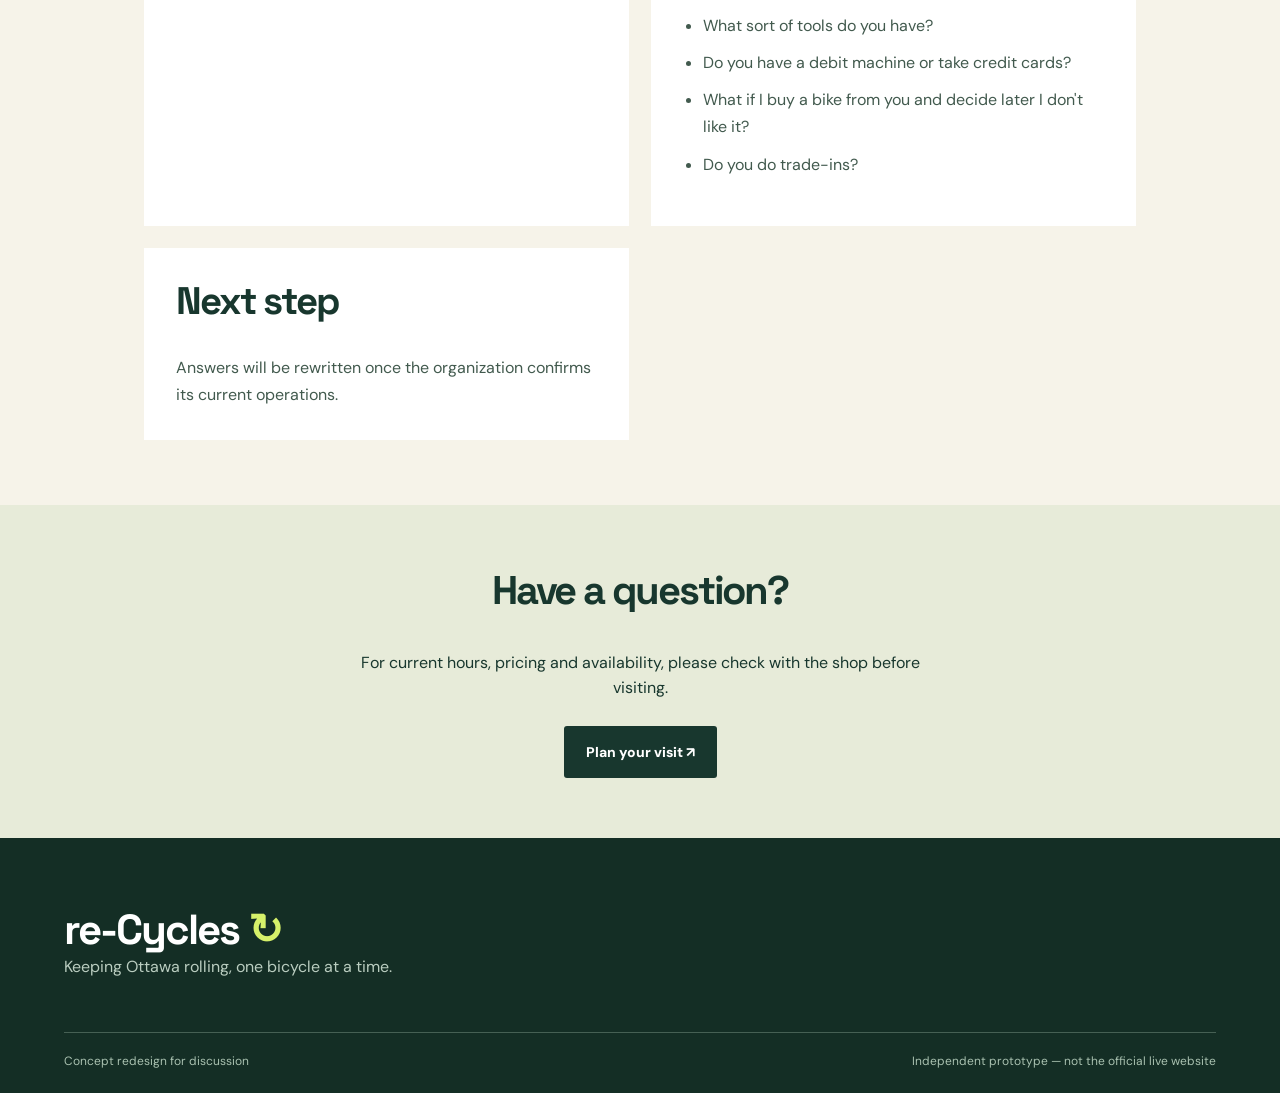
<file: faq.html>
<!doctype html><html lang="en"><head><meta charset="utf-8"><meta name="viewport" content="width=device-width,initial-scale=1"><title>Frequently asked questions | re-Cycles</title><link rel="stylesheet" href="style.css"></head><body>
<div class="demo-banner" role="note"><strong>Website redesign preview</strong><span>Demonstration only — information, services and hours require confirmation. <a href="https://re-cycles.ca/" target="_blank" rel="noopener noreferrer">Visit the current official website ↗</a></span></div>
<header class="site-header"><a class="brand" href="index.html"><span class="brand-icon">↻</span><span>re<span class="hyphen">-</span>Cycles<small>COMMUNITY BICYCLE SHOP</small></span></a><button class="menu-toggle" type="button" aria-expanded="false" aria-controls="main-nav">Menu ☰</button><nav id="main-nav"><a href="index.html">Home</a><a href="about.html">About</a><a href="bikes.html">Bikes & parts</a><a href="diy.html">DIY repair</a><a href="donate.html">Donate</a><a href="volunteer.html">Volunteer</a><a href="visit.html">Visit</a><a href="faq.html" aria-current="page">FAQ</a><a href="resources.html">Resources</a></nav></header><section class="mobile-actions" aria-label="Quick links"><a href="visit.html">⌖<span>Visit the shop</span></a><a href="bikes.html">🚲<span>Get a bike</span></a><a href="diy.html">🔧<span>Fix your bike</span></a><a href="donate.html">♡<span>Donate</span></a></section><main><section class="sub-hero"><div class="eyebrow">GOOD TO KNOW</div><h1>Frequently asked questions</h1><p>Answers to common questions — with current details to be verified.</p></section><section class="sub-content"><article class="info-panel"><h2>Questions people ask</h2><p>The original FAQ covers bike and parts availability, donations, DIY repairs, volunteer opportunities, payments and returns.</p><p>Inventory changes daily, so a live stock list is not part of this prototype.</p></article><article class="info-panel"><h2>From the original FAQ</h2><p><ul class="faq-list"><li>What does re-Cycles do?</li><li>What type of bikes do you have for sale?</li><li>Do you have parts for sale?</li><li>Do you sell any new items?</li><li>Will you fix my bike for me?</li><li>If I want to work on my own bike what do I do?</li><li>Can I come in for DIY repair during the day?</li><li>I want to learn bike repair. What can I do?</li><li>I want to donate a bike. What do I do?</li><li>I have a bike to donate that&#x27;s in bad / rusty / hopeless shape. Will you take it?</li><li>I have a whole bunch of bikes to donate. How many can you take at a once?</li><li>I have a whole bunch of bikes to donate. Will you pick them up?</li><li>Do you take tires?</li><li>What happens with the rusted / damaged bikes that you take in?</li><li>How can I volunteer?</li><li>You have a bike for sale that I want. Can I put it on hold?</li><li>In the summer you often don&#x27;t have very many bikes for sale. Why is this?</li><li>If I don&#x27;t get my bike finished in one evening can I store it at the shop?</li><li>I want to build up a fixed gear bike... 20) Do you donate bicycles and parts to worthy causes?</li><li>What parts do you have on hand?</li><li>What sort of tools do you have?</li><li>Do you have a debit machine or take credit cards?</li><li>What if I buy a bike from you and decide later I don&#x27;t like it?</li><li>Do you do trade-ins?</li></ul></p></article><article class="info-panel"><h2>Next step</h2><p>Answers will be rewritten once the organization confirms its current operations.</p></article></section><section class="sub-end"><h2>Have a question?</h2><p>For current hours, pricing and availability, please check with the shop before visiting.</p><a class="button button-dark" href="visit.html">Plan your visit ↗</a></section></main><footer><div class="footer-brand">re-Cycles <span>↻</span></div><p>Keeping Ottawa rolling, one bicycle at a time.</p><div class="footer-bottom"><span>Concept redesign for discussion</span><span>Independent prototype — not the official live website</span></div></footer><script>const toggle=document.querySelector('.menu-toggle'),nav=document.querySelector('#main-nav');toggle.addEventListener('click',()=>{const open=toggle.getAttribute('aria-expanded')==='true';toggle.setAttribute('aria-expanded',String(!open));nav.classList.toggle('open',!open)});nav.querySelectorAll('a').forEach(a=>a.addEventListener('click',()=>{nav.classList.remove('open');toggle.setAttribute('aria-expanded','false')}));</script></body></html>
</file>
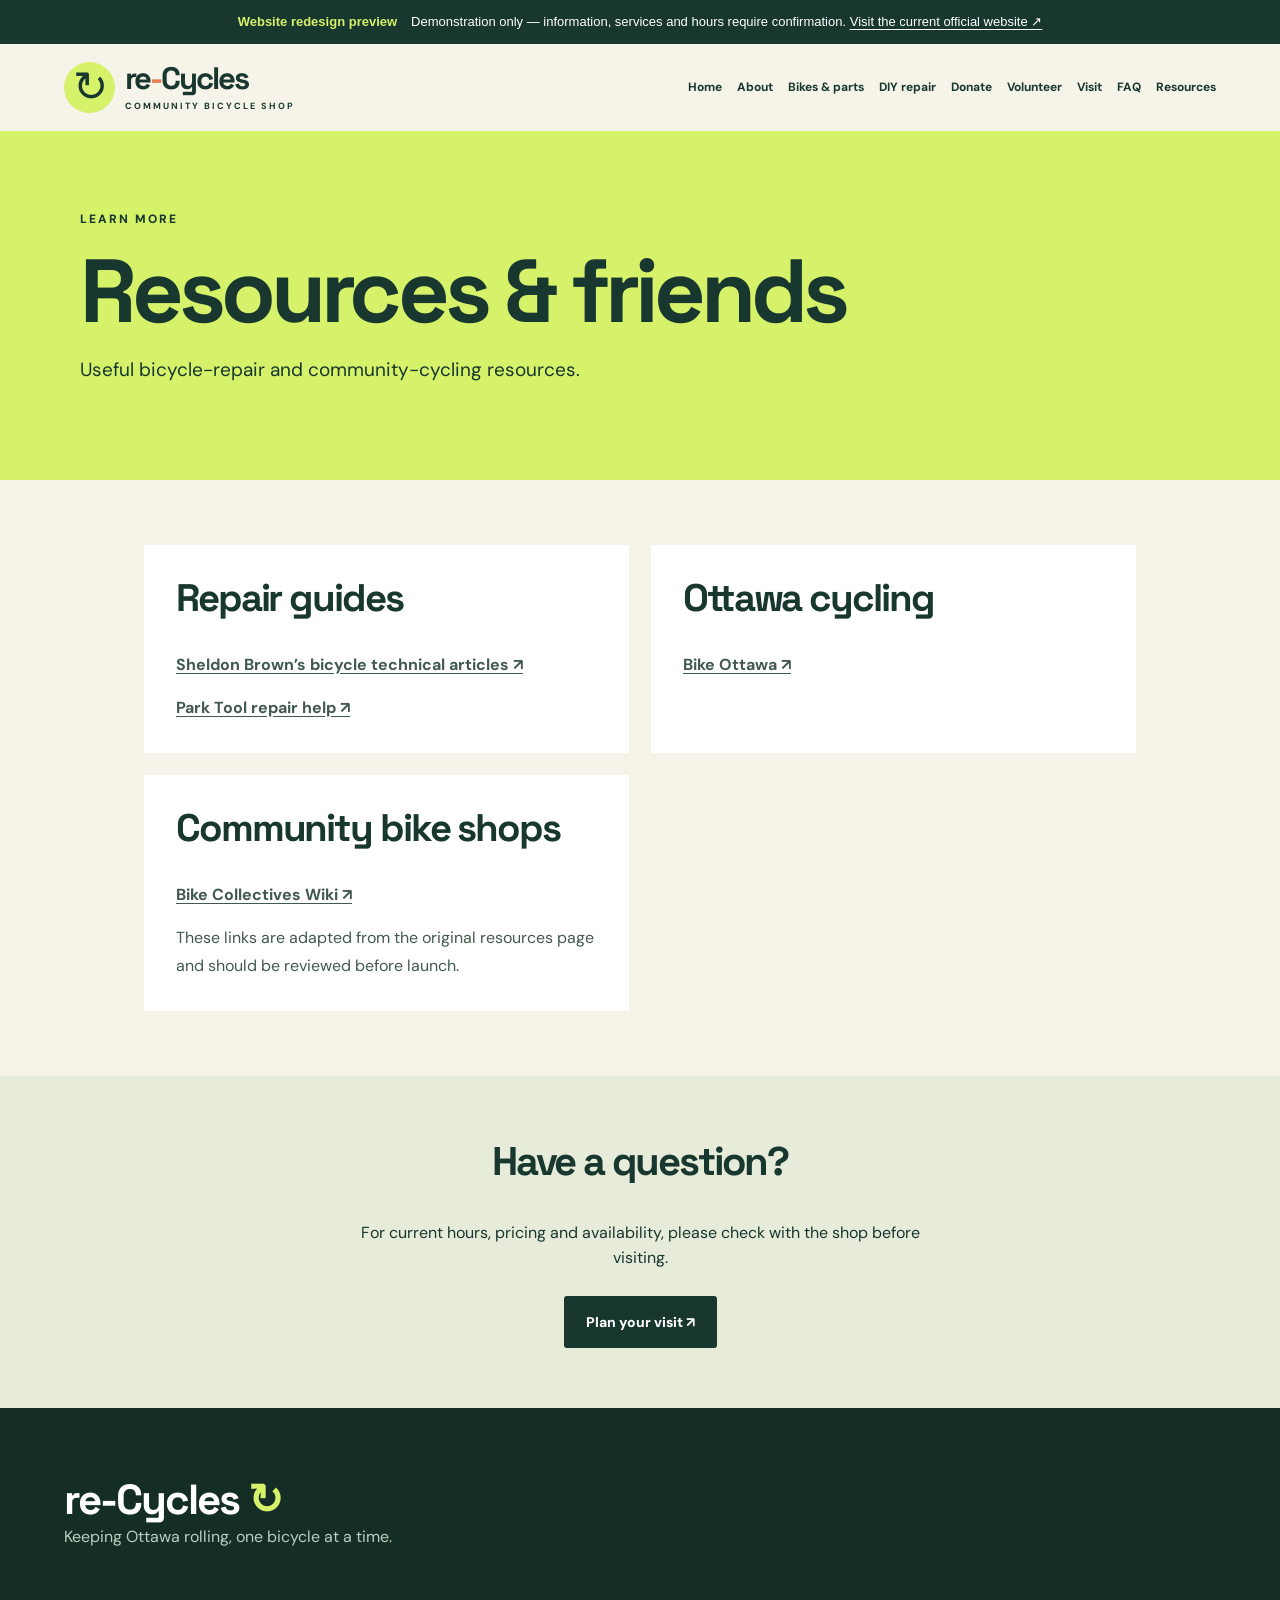
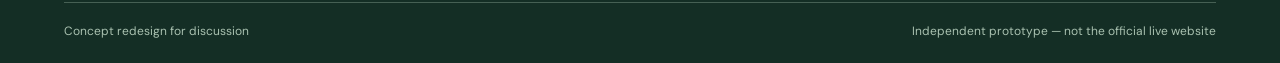
<file: resources.html>
<!doctype html><html lang="en"><head><meta charset="utf-8"><meta name="viewport" content="width=device-width,initial-scale=1"><title>Resources &amp; friends | re-Cycles</title><link rel="stylesheet" href="style.css"></head><body>
<div class="demo-banner" role="note"><strong>Website redesign preview</strong><span>Demonstration only — information, services and hours require confirmation. <a href="https://re-cycles.ca/" target="_blank" rel="noopener noreferrer">Visit the current official website ↗</a></span></div>
<header class="site-header"><a class="brand" href="index.html"><span class="brand-icon">↻</span><span>re<span class="hyphen">-</span>Cycles<small>COMMUNITY BICYCLE SHOP</small></span></a><button class="menu-toggle" type="button" aria-expanded="false" aria-controls="main-nav">Menu ☰</button><nav id="main-nav"><a href="index.html">Home</a><a href="about.html">About</a><a href="bikes.html">Bikes & parts</a><a href="diy.html">DIY repair</a><a href="donate.html">Donate</a><a href="volunteer.html">Volunteer</a><a href="visit.html">Visit</a><a href="faq.html">FAQ</a><a href="resources.html" aria-current="page">Resources</a></nav></header><section class="mobile-actions" aria-label="Quick links"><a href="visit.html">⌖<span>Visit the shop</span></a><a href="bikes.html">🚲<span>Get a bike</span></a><a href="diy.html">🔧<span>Fix your bike</span></a><a href="donate.html">♡<span>Donate</span></a></section><main><section class="sub-hero"><div class="eyebrow">LEARN MORE</div><h1>Resources &amp; friends</h1><p>Useful bicycle-repair and community-cycling resources.</p></section><section class="sub-content"><article class="info-panel"><h2>Repair guides</h2><p><a class="inline-link" href="https://www.sheldonbrown.com/" target="_blank" rel="noopener">Sheldon Brown’s bicycle technical articles ↗</a></p><p><a class="inline-link" href="https://www.parktool.com/blog/repair-help" target="_blank" rel="noopener">Park Tool repair help ↗</a></p></article><article class="info-panel"><h2>Ottawa cycling</h2><p><a class="inline-link" href="https://bikeottawa.ca/" target="_blank" rel="noopener">Bike Ottawa ↗</a></p></article><article class="info-panel"><h2>Community bike shops</h2><p><a class="inline-link" href="https://www.bikecollectives.org/wiki/Main_Page" target="_blank" rel="noopener">Bike Collectives Wiki ↗</a></p><p>These links are adapted from the original resources page and should be reviewed before launch.</p></article></section><section class="sub-end"><h2>Have a question?</h2><p>For current hours, pricing and availability, please check with the shop before visiting.</p><a class="button button-dark" href="visit.html">Plan your visit ↗</a></section></main><footer><div class="footer-brand">re-Cycles <span>↻</span></div><p>Keeping Ottawa rolling, one bicycle at a time.</p><div class="footer-bottom"><span>Concept redesign for discussion</span><span>Independent prototype — not the official live website</span></div></footer><script>const toggle=document.querySelector('.menu-toggle'),nav=document.querySelector('#main-nav');toggle.addEventListener('click',()=>{const open=toggle.getAttribute('aria-expanded')==='true';toggle.setAttribute('aria-expanded',String(!open));nav.classList.toggle('open',!open)});nav.querySelectorAll('a').forEach(a=>a.addEventListener('click',()=>{nav.classList.remove('open');toggle.setAttribute('aria-expanded','false')}));</script></body></html>
</file>
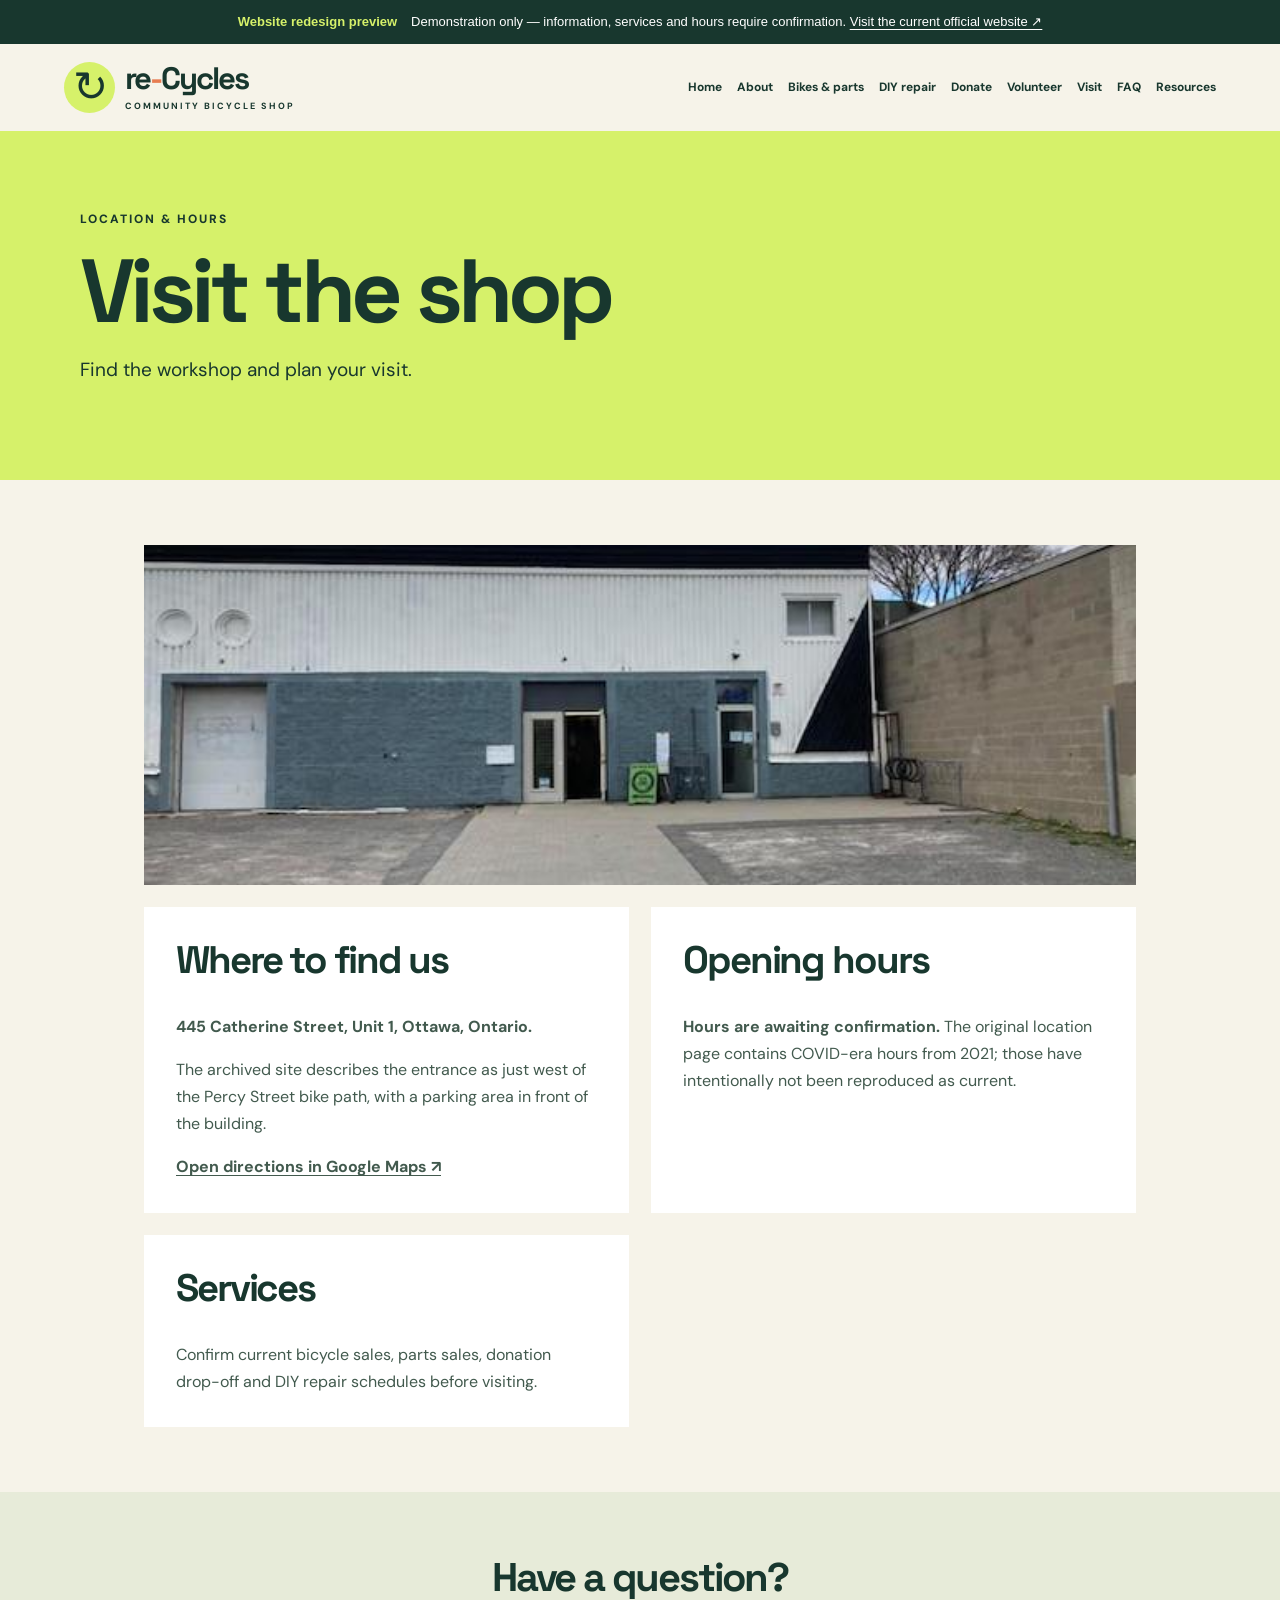
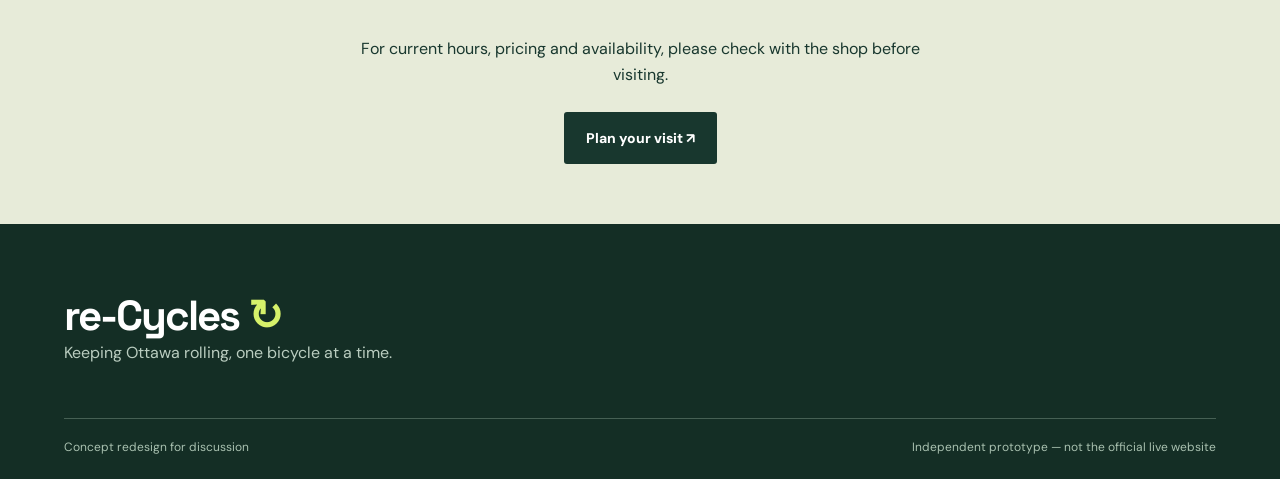
<file: visit.html>
<!doctype html><html lang="en"><head><meta charset="utf-8"><meta name="viewport" content="width=device-width,initial-scale=1"><title>Visit the shop | re-Cycles</title><link rel="stylesheet" href="style.css"></head><body>
<div class="demo-banner" role="note"><strong>Website redesign preview</strong><span>Demonstration only — information, services and hours require confirmation. <a href="https://re-cycles.ca/" target="_blank" rel="noopener noreferrer">Visit the current official website ↗</a></span></div>
<header class="site-header"><a class="brand" href="index.html"><span class="brand-icon">↻</span><span>re<span class="hyphen">-</span>Cycles<small>COMMUNITY BICYCLE SHOP</small></span></a><button class="menu-toggle" type="button" aria-expanded="false" aria-controls="main-nav">Menu ☰</button><nav id="main-nav"><a href="index.html">Home</a><a href="about.html">About</a><a href="bikes.html">Bikes & parts</a><a href="diy.html">DIY repair</a><a href="donate.html">Donate</a><a href="volunteer.html">Volunteer</a><a href="visit.html" aria-current="page">Visit</a><a href="faq.html">FAQ</a><a href="resources.html">Resources</a></nav></header><section class="mobile-actions" aria-label="Quick links"><a href="visit.html" aria-current="page">⌖<span>Visit the shop</span></a><a href="bikes.html">🚲<span>Get a bike</span></a><a href="diy.html">🔧<span>Fix your bike</span></a><a href="donate.html">♡<span>Donate</span></a></section><main><section class="sub-hero"><div class="eyebrow">LOCATION &amp; HOURS</div><h1>Visit the shop</h1><p>Find the workshop and plan your visit.</p></section><section class="sub-content"><img class="sub-photo" src="images/445outside.jpg" alt="re-Cycles community bicycle shop"><article class="info-panel"><h2>Where to find us</h2><p><strong>445 Catherine Street, Unit 1, Ottawa, Ontario.</strong></p><p>The archived site describes the entrance as just west of the Percy Street bike path, with a parking area in front of the building.</p><p><a class="inline-link" href="https://www.google.com/maps/search/?api=1&amp;query=445+Catherine+Street+Ottawa" target="_blank" rel="noopener">Open directions in Google Maps ↗</a></p></article><article class="info-panel"><h2>Opening hours</h2><p><strong>Hours are awaiting confirmation.</strong> The original location page contains COVID-era hours from 2021; those have intentionally not been reproduced as current.</p></article><article class="info-panel"><h2>Services</h2><p>Confirm current bicycle sales, parts sales, donation drop-off and DIY repair schedules before visiting.</p></article></section><section class="sub-end"><h2>Have a question?</h2><p>For current hours, pricing and availability, please check with the shop before visiting.</p><a class="button button-dark" href="visit.html">Plan your visit ↗</a></section></main><footer><div class="footer-brand">re-Cycles <span>↻</span></div><p>Keeping Ottawa rolling, one bicycle at a time.</p><div class="footer-bottom"><span>Concept redesign for discussion</span><span>Independent prototype — not the official live website</span></div></footer><script>const toggle=document.querySelector('.menu-toggle'),nav=document.querySelector('#main-nav');toggle.addEventListener('click',()=>{const open=toggle.getAttribute('aria-expanded')==='true';toggle.setAttribute('aria-expanded',String(!open));nav.classList.toggle('open',!open)});nav.querySelectorAll('a').forEach(a=>a.addEventListener('click',()=>{nav.classList.remove('open');toggle.setAttribute('aria-expanded','false')}));</script></body></html>
</file>
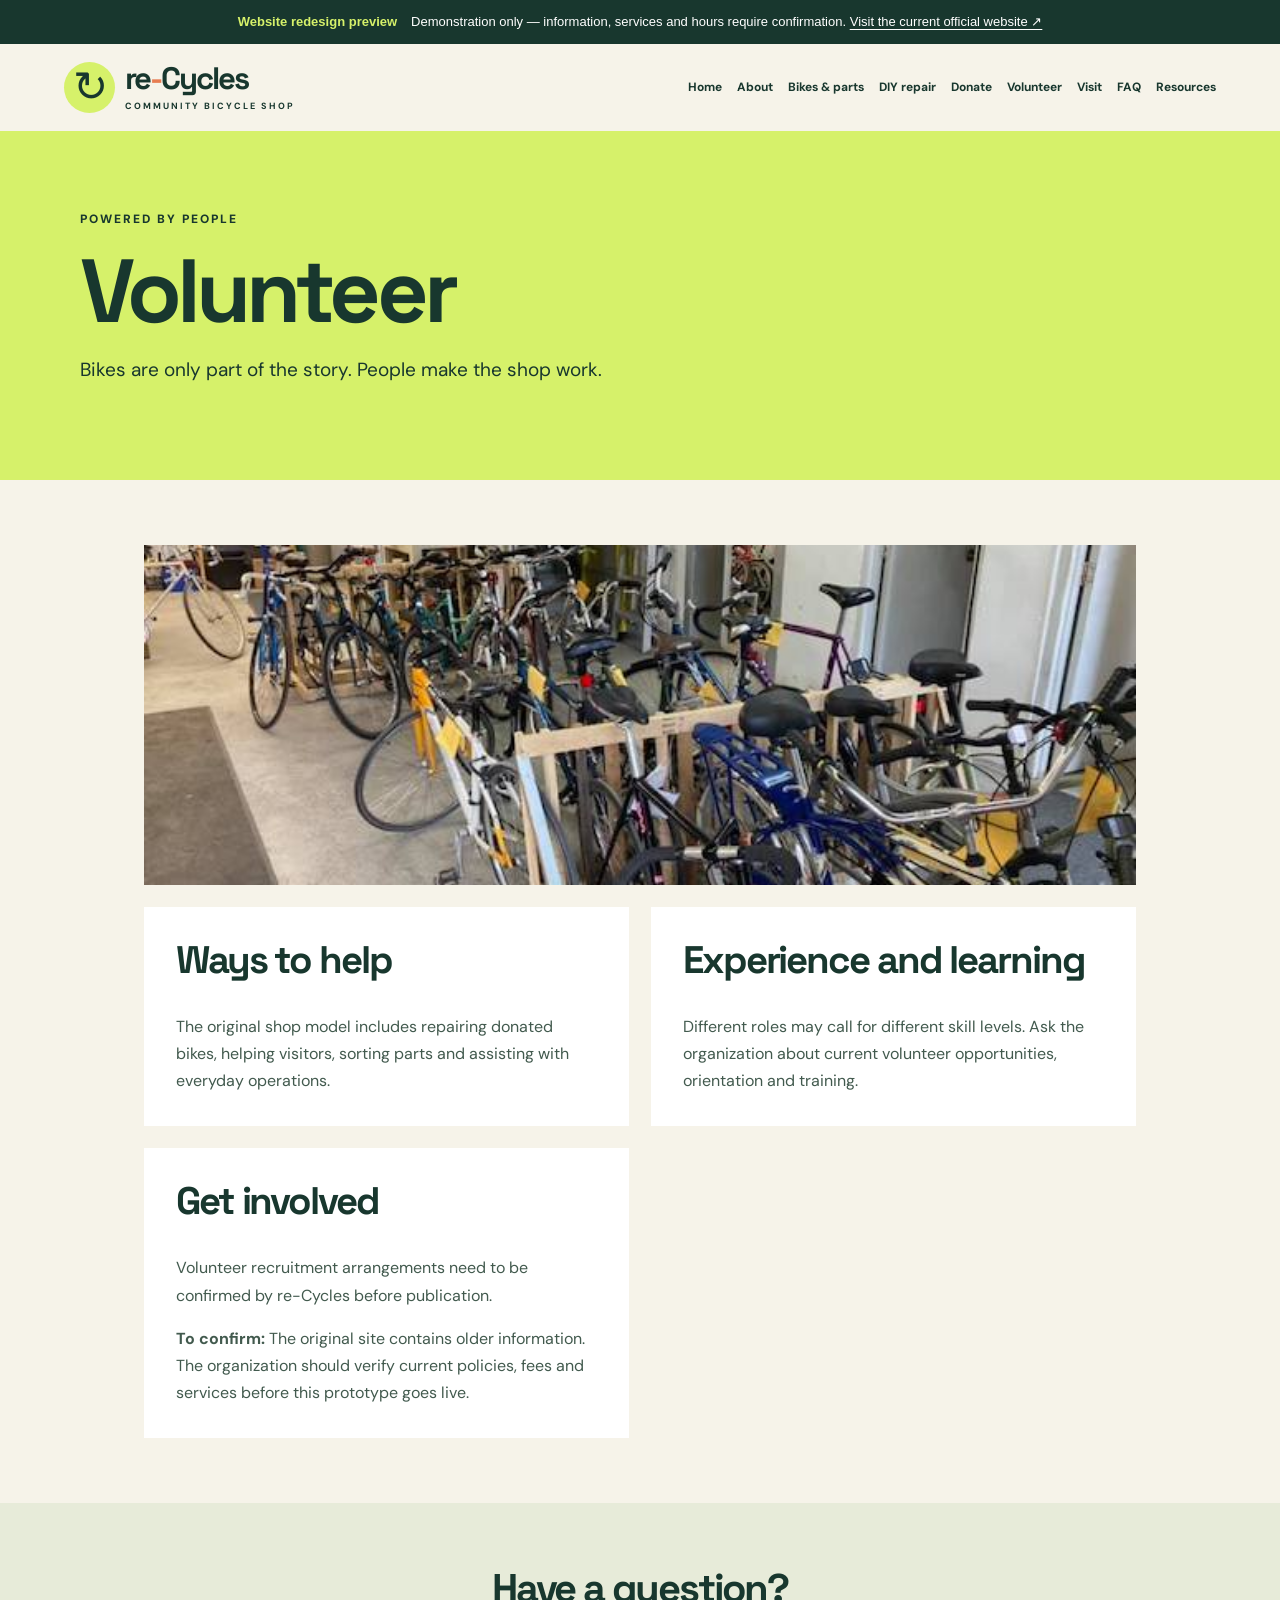
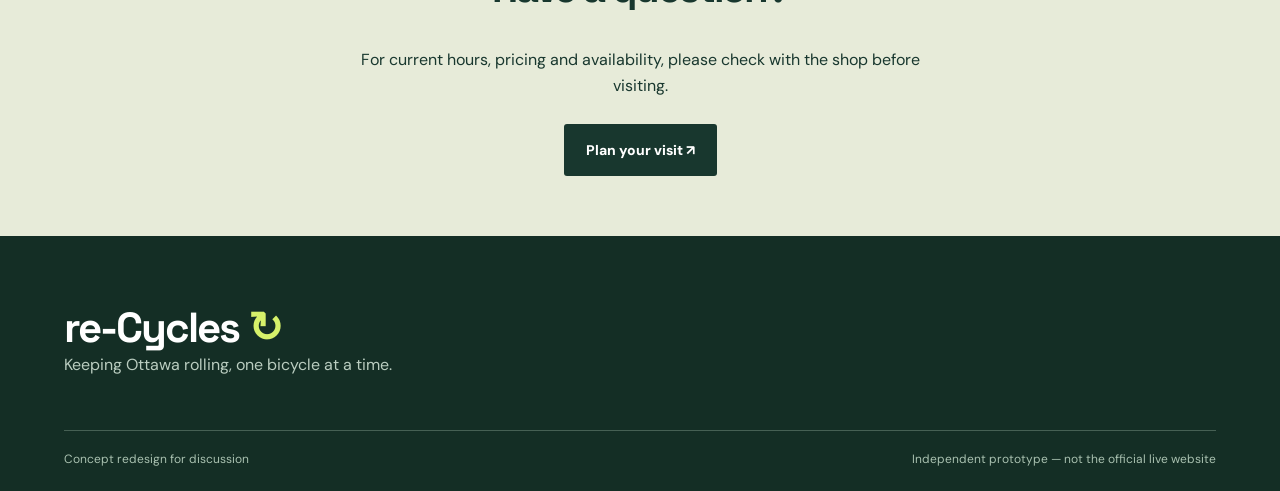
<file: volunteer.html>
<!doctype html><html lang="en"><head><meta charset="utf-8"><meta name="viewport" content="width=device-width,initial-scale=1"><title>Volunteer | re-Cycles</title><link rel="stylesheet" href="style.css"></head><body>
<div class="demo-banner" role="note"><strong>Website redesign preview</strong><span>Demonstration only — information, services and hours require confirmation. <a href="https://re-cycles.ca/" target="_blank" rel="noopener noreferrer">Visit the current official website ↗</a></span></div>
<header class="site-header"><a class="brand" href="index.html"><span class="brand-icon">↻</span><span>re<span class="hyphen">-</span>Cycles<small>COMMUNITY BICYCLE SHOP</small></span></a><button class="menu-toggle" type="button" aria-expanded="false" aria-controls="main-nav">Menu ☰</button><nav id="main-nav"><a href="index.html">Home</a><a href="about.html">About</a><a href="bikes.html">Bikes & parts</a><a href="diy.html">DIY repair</a><a href="donate.html">Donate</a><a href="volunteer.html" aria-current="page">Volunteer</a><a href="visit.html">Visit</a><a href="faq.html">FAQ</a><a href="resources.html">Resources</a></nav></header><section class="mobile-actions" aria-label="Quick links"><a href="visit.html">⌖<span>Visit the shop</span></a><a href="bikes.html">🚲<span>Get a bike</span></a><a href="diy.html">🔧<span>Fix your bike</span></a><a href="donate.html">♡<span>Donate</span></a></section><main><section class="sub-hero"><div class="eyebrow">POWERED BY PEOPLE</div><h1>Volunteer</h1><p>Bikes are only part of the story. People make the shop work.</p></section><section class="sub-content"><img class="sub-photo" src="images/445bikes.jpg" alt="re-Cycles community bicycle shop"><article class="info-panel"><h2>Ways to help</h2><p>The original shop model includes repairing donated bikes, helping visitors, sorting parts and assisting with everyday operations.</p></article><article class="info-panel"><h2>Experience and learning</h2><p>Different roles may call for different skill levels. Ask the organization about current volunteer opportunities, orientation and training.</p></article><article class="info-panel"><h2>Get involved</h2><p>Volunteer recruitment arrangements need to be confirmed by re-Cycles before publication.</p><p><strong>To confirm:</strong> The original site contains older information. The organization should verify current policies, fees and services before this prototype goes live.</p></article></section><section class="sub-end"><h2>Have a question?</h2><p>For current hours, pricing and availability, please check with the shop before visiting.</p><a class="button button-dark" href="visit.html">Plan your visit ↗</a></section></main><footer><div class="footer-brand">re-Cycles <span>↻</span></div><p>Keeping Ottawa rolling, one bicycle at a time.</p><div class="footer-bottom"><span>Concept redesign for discussion</span><span>Independent prototype — not the official live website</span></div></footer><script>const toggle=document.querySelector('.menu-toggle'),nav=document.querySelector('#main-nav');toggle.addEventListener('click',()=>{const open=toggle.getAttribute('aria-expanded')==='true';toggle.setAttribute('aria-expanded',String(!open));nav.classList.toggle('open',!open)});nav.querySelectorAll('a').forEach(a=>a.addEventListener('click',()=>{nav.classList.remove('open');toggle.setAttribute('aria-expanded','false')}));</script></body></html>
</file>
<file: style.css>
@import url('https://fonts.googleapis.com/css2?family=DM+Sans:wght@400;500;600;700;800&family=Space+Grotesk:wght@400;500;600;700&display=swap');
:root{--cream:#f6f3e9;--ink:#18372e;--green:#204b39;--lime:#d6f16a;--orange:#ef784a;--muted:#596b61}*{box-sizing:border-box}html{scroll-behavior:smooth}body{margin:0;background:var(--cream);color:var(--ink);font-family:'DM Sans',Arial,sans-serif}a{color:inherit;text-decoration:none}img{display:block;width:100%;object-fit:cover}.site-header{display:flex;align-items:center;justify-content:space-between;padding:18px max(5%,calc((100vw - 1280px)/2));gap:25px;background:var(--cream)}.brand{display:flex;align-items:center;gap:10px;font:700 31px 'Space Grotesk',sans-serif;letter-spacing:-2px;line-height:1}.brand-icon{display:grid;place-items:center;background:var(--lime);border-radius:50%;height:51px;width:51px;font-size:42px;font-weight:400}.brand small{display:block;font:700 9px 'DM Sans',sans-serif;letter-spacing:2px;margin-top:6px}.hyphen{color:#e77c51}nav{display:flex;align-items:center;gap:30px;font-size:14px;font-weight:700}nav a:hover,.text-link:hover{text-decoration:underline}.nav-cta{background:var(--ink);color:white;padding:14px 21px;border-radius:3px}.menu-toggle{display:none}.hero{display:grid;grid-template-columns:1fr 1fr;min-height:570px;background:var(--lime)}.hero-copy{padding:80px 7% 70px max(10%,calc((100vw - 1280px)/2));align-self:center}.eyebrow{font-size:12px;font-weight:800;letter-spacing:2px;display:flex;align-items:center;gap:9px}.dot{height:8px;width:8px;border-radius:50%;background:var(--orange)}h1,h2,h3,p{margin-top:0}h1,h2,h3{font-family:'Space Grotesk',sans-serif;letter-spacing:-.055em}h1{font-size:clamp(58px,6.2vw,104px);line-height:.99;margin:30px 0}h1 em,h2 em{font-style:normal;color:#48735c}.hero-copy p{max-width:480px;font-size:18px;line-height:1.65}.hero-actions{display:flex;gap:25px;align-items:center;margin-top:35px;flex-wrap:wrap}.button{display:inline-flex;gap:20px;align-items:center;justify-content:space-between;padding:17px 22px;border-radius:3px;font-weight:800;font-size:14px}.button-dark{background:var(--ink);color:white}.button-light{background:var(--lime);color:var(--ink)}.text-link{font-weight:800;font-size:14px}.hero-photo{position:relative;min-height:480px}.hero-photo img{height:100%;filter:saturate(.85)}.photo-sticker{position:absolute;right:6%;bottom:8%;width:155px;height:155px;display:flex;flex-direction:column;justify-content:center;align-items:center;transform:rotate(10deg);background:var(--orange);border-radius:50%;font:800 23px/1 'Space Grotesk',sans-serif;text-align:center;box-shadow:4px 6px 0 #18372e}.photo-sticker span{font-size:28px}.ticker{display:flex;justify-content:space-around;gap:10px;background:var(--ink);color:var(--lime);padding:19px 5%;font-weight:800;font-size:13px;letter-spacing:2px}.ticker b{color:var(--orange)}.section{max-width:1280px;margin:auto;padding:110px 5%}.section-top{display:flex;justify-content:space-between;align-items:end;gap:50px;margin-bottom:45px}.section-top h2,.lower h2{font-size:clamp(42px,4.5vw,70px);line-height:1.05;margin:17px 0 0}.section-top>p{max-width:370px;line-height:1.7;color:var(--muted)}.service-grid{display:grid;grid-template-columns:repeat(3,1fr);gap:20px}.service-card{background:#fff;overflow:hidden}.service-image{position:relative;height:240px}.service-image img{height:100%}.number{position:absolute;top:15px;left:15px;background:var(--lime);font-weight:800;padding:10px}.service-body{padding:28px}.service-body h3{font-size:29px;margin-bottom:10px}.service-body p{line-height:1.6;color:var(--muted);min-height:77px}.service-body a{display:flex;justify-content:space-between;font-weight:800;border-top:1px solid #dce1d8;padding-top:17px}.note{color:#68776d;font-size:13px;line-height:1.6;margin-top:25px}.mission{background:var(--green);color:white;padding:90px max(5%,calc((100vw - 1120px)/2));display:grid;grid-template-columns:1fr 2fr;gap:40px;align-items:center}.mission-symbol{font-size:clamp(150px,20vw,300px);line-height:1;color:var(--lime)}.mission h2{font-size:clamp(45px,5.5vw,80px);line-height:1.05;margin:24px 0}.mission h2 em{color:var(--lime)}.mission p{max-width:580px;line-height:1.7;color:#d6e3d9;margin-bottom:30px}.lower{display:grid;grid-template-columns:1fr 1fr;align-items:center;gap:70px}.lower p{line-height:1.7;margin-top:28px}.lower img{height:390px}.join{background:var(--lime);padding:80px max(5%,calc((100vw - 1120px)/2));display:flex;align-items:end;justify-content:space-between;gap:30px}.join h2{font-size:clamp(48px,5vw,76px);line-height:1.05;margin:18px 0}.join p{max-width:500px;line-height:1.6}footer{background:#142e25;color:white;padding:65px 5% 24px}.footer-brand{font:700 42px 'Space Grotesk',sans-serif;letter-spacing:-2px}.footer-brand span{color:var(--lime)}footer>p{color:#bacdc0}.footer-bottom{display:flex;justify-content:space-between;gap:20px;border-top:1px solid #466054;margin-top:55px;padding-top:20px;color:#a9c1b0;font-size:12px}@media(max-width:850px){.site-header{padding:15px 5%;flex-wrap:wrap}.menu-toggle{display:block;background:transparent;border:1px solid var(--ink);padding:10px;font-weight:800}nav{display:none;width:100%;flex-direction:column;align-items:stretch;gap:0}nav.open{display:flex}nav a{padding:14px}.hero{grid-template-columns:1fr}.hero-copy{padding:70px 6%}.hero-photo{min-height:340px;height:400px}.section{padding:70px 5%}.section-top{display:block}.service-grid{grid-template-columns:1fr}.service-image{height:260px}.service-body p{min-height:0}.mission{grid-template-columns:1fr;padding:70px 6%}.mission-symbol{font-size:120px}.lower{grid-template-columns:1fr;gap:30px}.join{display:block;padding:70px 6%}.join .button{margin-top:20px}.ticker{font-size:10px;flex-wrap:wrap}.footer-bottom{flex-direction:column}}@media(prefers-reduced-motion:reduce){html{scroll-behavior:auto}}

/* Version 2: mobile-first quick actions and accessible touch navigation */
.mobile-actions{display:none}
#find-bike,#fix-bike,#donate-bike,#visit{scroll-margin-top:24px}
:focus-visible{outline:3px solid #ef784a;outline-offset:4px}
@media(max-width:850px){
 .mobile-actions{display:grid;grid-template-columns:repeat(2,minmax(0,1fr));gap:10px;padding:14px 5% 18px;background:var(--cream)}
 .mobile-actions a{min-height:84px;display:flex;flex-direction:column;justify-content:center;align-items:center;gap:7px;text-align:center;background:#e7ebd9;border:1px solid #cbd6bf;border-radius:9px;font-size:14px;font-weight:800;padding:10px 6px}
 .mobile-actions a span{font-size:25px;line-height:1}
 .mobile-actions a:active{background:var(--lime)}
 .menu-toggle{min-height:44px;min-width:92px;border-radius:6px;cursor:pointer}
 nav a{min-height:48px;display:flex;align-items:center;border-top:1px solid #d5dfd0}
 .hero-copy{padding:52px 6%}
 .hero-copy h1{font-size:clamp(48px,10vw,74px)}
 .hero-photo{height:310px;min-height:310px}
 .photo-sticker{height:118px;width:118px;font-size:18px}
 .section-top h2,.lower h2{font-size:clamp(39px,8vw,60px)}
 .service-body a{min-height:48px;align-items:center}
}
@media(max-width:380px){.brand{font-size:25px}.brand-icon{height:42px;width:42px;font-size:35px}.brand small{font-size:7px}.mobile-actions a{font-size:13px}}

/* Version 3: shared internal-page layout */
.site-header nav{gap:15px;flex-wrap:wrap}.site-header nav a{font-size:12px}.sub-hero{background:var(--lime);padding:80px max(5%,calc((100vw - 1120px)/2)) 75px}.sub-hero h1{font-size:clamp(50px,7vw,90px);margin:20px 0}.sub-hero p{font-size:19px;max-width:700px;line-height:1.6}.sub-content{max-width:1120px;margin:auto;padding:65px 5%;display:grid;grid-template-columns:1fr 1fr;gap:22px}.sub-photo{grid-column:1/-1;height:340px}.info-panel{background:white;padding:32px;min-width:0}.info-panel h2{font-size:clamp(27px,3vw,39px);line-height:1.1}.info-panel p,.info-panel li{line-height:1.7;color:#425a4e}.info-panel p:last-child{margin-bottom:0}.inline-link{font-weight:700;text-decoration:underline;text-underline-offset:3px}.faq-list{padding-left:20px}.faq-list li{margin-bottom:10px}.sub-end{padding:60px 5%;background:#e7ebd9;text-align:center}.sub-end h2{font-size:40px}.sub-end p{max-width:600px;margin:0 auto 25px;line-height:1.6}.sub-end .button{display:inline-flex}.mobile-actions a span{font-size:inherit;line-height:inherit}
@media(max-width:850px){.site-header nav{gap:0}.site-header nav a{font-size:15px}.sub-hero{padding:55px 6%}.sub-hero h1{font-size:clamp(44px,11vw,70px)}.sub-content{grid-template-columns:1fr;padding:35px 5%}.sub-photo{height:240px}.info-panel{padding:25px}.sub-end{padding:55px 6%}}

/* Version 4 — sample news cards and social channels */
.news-section{padding-top:85px;padding-bottom:90px}.news-grid{display:grid;grid-template-columns:repeat(3,minmax(0,1fr));gap:20px}.news-card{background:#fff;padding:30px;display:flex;flex-direction:column;min-height:270px;border-top:6px solid var(--orange)}.news-type{font-size:11px;font-weight:800;letter-spacing:1.3px;color:#4a6b57}.news-card h3{font-size:clamp(25px,2.5vw,34px);line-height:1.08;margin:18px 0 12px}.news-card p{color:var(--muted);line-height:1.65;flex:1}.news-card a{border-top:1px solid #dce1d8;padding-top:16px;font-size:14px;font-weight:800;display:flex;justify-content:space-between;gap:15px}.social-strip{margin-top:32px;padding:28px 32px;background:#e7ebd9;display:flex;align-items:center;justify-content:space-between;gap:20px}.social-strip strong{font:700 25px 'Space Grotesk',sans-serif}.social-strip p{margin:6px 0 0;line-height:1.5;color:var(--muted)}.social-links{display:flex;flex-wrap:wrap;gap:12px}.social-links a{padding:14px 18px;background:var(--ink);color:#fff;border-radius:4px;font-weight:800;white-space:nowrap;min-height:48px;display:inline-flex;align-items:center;gap:8px}.social-links a:hover,.social-links a:focus-visible{background:#315b48}.footer-bottom a{text-decoration:underline;text-underline-offset:3px}@media(max-width:850px){.news-grid{grid-template-columns:1fr}.news-card{min-height:0}.social-strip{flex-direction:column;align-items:flex-start;padding:24px}.social-links{width:100%}.social-links a{flex:1;justify-content:center}}@media(max-width:420px){.social-links{flex-direction:column}}

/* Presentation prototype notice */
.demo-banner{background:#18372e;color:#fff;padding:12px 5%;display:flex;align-items:center;justify-content:center;gap:14px;flex-wrap:wrap;font:500 13px/1.5 Arial,sans-serif;text-align:center}
.demo-banner strong{color:#d6f16a;font-weight:800}
.demo-banner a{color:#fff;text-decoration:underline;text-underline-offset:3px}
.demo-banner a:hover,.demo-banner a:focus-visible{color:#d6f16a}
.social-pending{display:inline-flex;align-items:center;padding:10px 12px;border:1px dashed currentColor;border-radius:3px;opacity:.75;font-size:13px}
@media(max-width:600px){.demo-banner{padding:11px 5%;gap:3px;flex-direction:column}.demo-banner span{font-size:12px}}

/* Version 4.2 — compact mobile shortcuts for smaller phones */
@media (max-width:850px) {
  .mobile-actions { gap:8px; padding:9px 5% 11px; }
  .mobile-actions a { min-height:54px; padding:6px 5px; gap:3px; line-height:1.15; }
  .mobile-actions a > span { font-size:inherit; }
  .mobile-actions a[aria-current="page"] { background:var(--lime); border-color:#8daa45; box-shadow:inset 0 0 0 1px #8daa45; }
  .site-header nav a[aria-current="page"] { background:#e7ebd9; text-decoration:underline; text-underline-offset:4px; }
}

/* Version 4.3 — narrow phone header and compact page introductions */
@media (max-width:850px) {
  .site-header { flex-wrap:nowrap; gap:8px; padding:12px 5%; }
  .site-header .brand { min-width:0; flex:1 1 auto; font-size:clamp(22px,6.4vw,31px); letter-spacing:-1.5px; gap:8px; white-space:nowrap; }
  .site-header .brand-icon { flex:0 0 42px; height:42px; width:42px; font-size:35px; }
  .site-header .brand small { font-size:clamp(6px,1.7vw,9px); letter-spacing:1.4px; }
  .site-header .menu-toggle { flex:0 0 auto; min-width:0; min-height:44px; padding:9px 11px; font-size:13px; white-space:nowrap; }
  .site-header nav { position:absolute; top:100%; left:0; right:0; z-index:10; background:var(--cream); border-top:1px solid #cbd6bf; box-shadow:0 8px 14px #18372e20; }
  .site-header { position:relative; }
  .sub-hero { padding:28px 6% 35px; }
  .sub-hero h1 { margin:12px 0; }
  .sub-hero p { margin-bottom:0; }
  .hero-copy { padding-top:34px; }
  .hero-copy h1 { margin-top:18px; }
}
@media (max-width:380px) {
  .site-header { padding-left:4%; padding-right:4%; }
  .site-header .brand { font-size:23px; }
  .site-header .brand-icon { flex-basis:38px; width:38px; height:38px; font-size:31px; }
  .site-header .brand small { font-size:6px; letter-spacing:1px; }
  .site-header .menu-toggle { padding:8px; }
}
</file>
